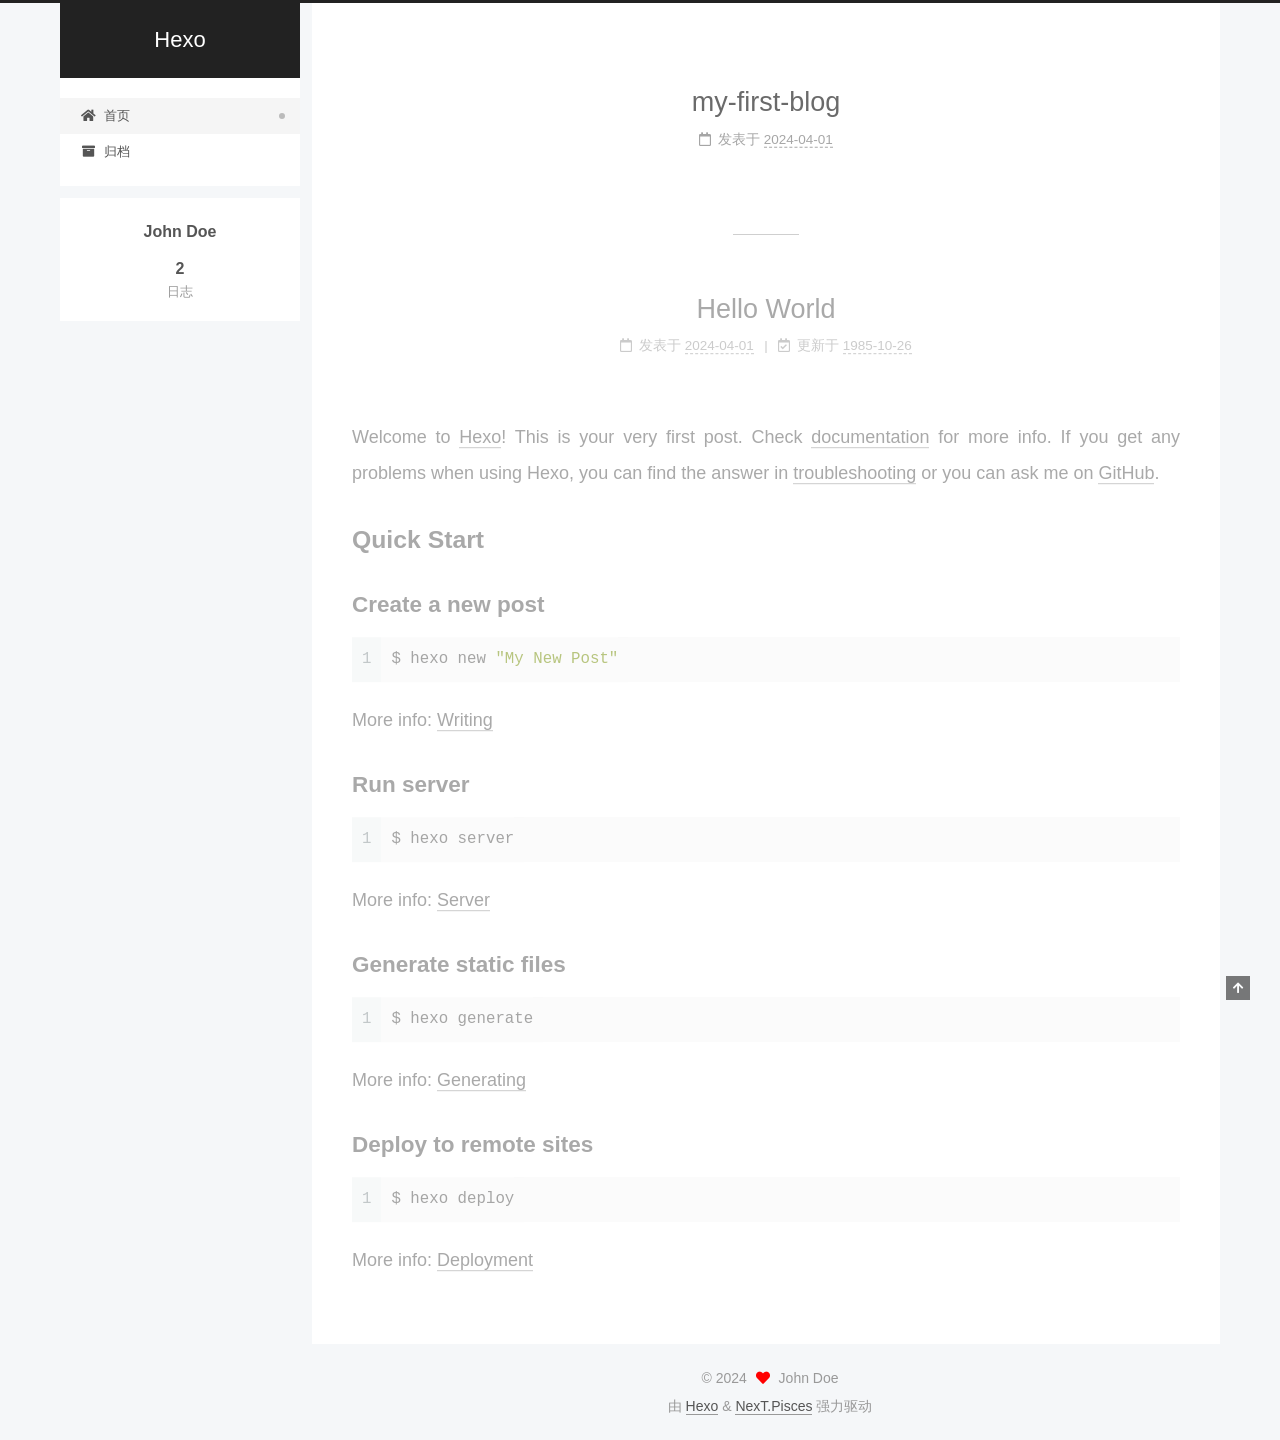
<file: index.html>
<!DOCTYPE html>
<html lang="zh-CN">
<head>
  <meta charset="UTF-8">
<meta name="viewport" content="width=device-width, initial-scale=1, maximum-scale=2">
<meta name="theme-color" content="#222">
<meta name="generator" content="Hexo 6.3.0">
  <link rel="apple-touch-icon" sizes="180x180" href="/images/apple-touch-icon-next.png">
  <link rel="icon" type="image/png" sizes="32x32" href="/images/favicon-32x32-next.png">
  <link rel="icon" type="image/png" sizes="16x16" href="/images/favicon-16x16-next.png">
  <link rel="mask-icon" href="/images/logo.svg" color="#222">

<link rel="stylesheet" href="/css/main.css">


<link rel="stylesheet" href="/lib/font-awesome/css/all.min.css">

<script id="hexo-configurations">
    var NexT = window.NexT || {};
    var CONFIG = {"hostname":"example.com","root":"/","scheme":"Pisces","version":"7.8.0","exturl":false,"sidebar":{"position":"left","display":"post","padding":18,"offset":12,"onmobile":false},"copycode":{"enable":false,"show_result":false,"style":null},"back2top":{"enable":true,"sidebar":false,"scrollpercent":false},"bookmark":{"enable":false,"color":"#222","save":"auto"},"fancybox":false,"mediumzoom":false,"lazyload":false,"pangu":false,"comments":{"style":"tabs","active":null,"storage":true,"lazyload":false,"nav":null},"algolia":{"hits":{"per_page":10},"labels":{"input_placeholder":"Search for Posts","hits_empty":"We didn't find any results for the search: ${query}","hits_stats":"${hits} results found in ${time} ms"}},"localsearch":{"enable":false,"trigger":"auto","top_n_per_article":1,"unescape":false,"preload":false},"motion":{"enable":true,"async":false,"transition":{"post_block":"fadeIn","post_header":"slideDownIn","post_body":"slideDownIn","coll_header":"slideLeftIn","sidebar":"slideUpIn"}}};
  </script>

  <meta property="og:type" content="website">
<meta property="og:title" content="Hexo">
<meta property="og:url" content="http://example.com/index.html">
<meta property="og:site_name" content="Hexo">
<meta property="og:locale" content="zh_CN">
<meta property="article:author" content="John Doe">
<meta name="twitter:card" content="summary">

<link rel="canonical" href="http://example.com/">


<script id="page-configurations">
  // https://hexo.io/docs/variables.html
  CONFIG.page = {
    sidebar: "",
    isHome : true,
    isPost : false,
    lang   : 'zh-CN'
  };
</script>

  <title>Hexo</title>
  






  <noscript>
  <style>
  .use-motion .brand,
  .use-motion .menu-item,
  .sidebar-inner,
  .use-motion .post-block,
  .use-motion .pagination,
  .use-motion .comments,
  .use-motion .post-header,
  .use-motion .post-body,
  .use-motion .collection-header { opacity: initial; }

  .use-motion .site-title,
  .use-motion .site-subtitle {
    opacity: initial;
    top: initial;
  }

  .use-motion .logo-line-before i { left: initial; }
  .use-motion .logo-line-after i { right: initial; }
  </style>
</noscript>

</head>

<body itemscope itemtype="http://schema.org/WebPage">
  <div class="container use-motion">
    <div class="headband"></div>

    <header class="header" itemscope itemtype="http://schema.org/WPHeader">
      <div class="header-inner"><div class="site-brand-container">
  <div class="site-nav-toggle">
    <div class="toggle" aria-label="切换导航栏">
      <span class="toggle-line toggle-line-first"></span>
      <span class="toggle-line toggle-line-middle"></span>
      <span class="toggle-line toggle-line-last"></span>
    </div>
  </div>

  <div class="site-meta">

    <a href="/" class="brand" rel="start">
      <span class="logo-line-before"><i></i></span>
      <h1 class="site-title">Hexo</h1>
      <span class="logo-line-after"><i></i></span>
    </a>
  </div>

  <div class="site-nav-right">
    <div class="toggle popup-trigger">
    </div>
  </div>
</div>




<nav class="site-nav">
  <ul id="menu" class="main-menu menu">
        <li class="menu-item menu-item-home">

    <a href="/" rel="section"><i class="fa fa-home fa-fw"></i>首页</a>

  </li>
        <li class="menu-item menu-item-archives">

    <a href="/archives/" rel="section"><i class="fa fa-archive fa-fw"></i>归档</a>

  </li>
  </ul>
</nav>




</div>
    </header>

    
  <div class="back-to-top">
    <i class="fa fa-arrow-up"></i>
    <span>0%</span>
  </div>


    <main class="main">
      <div class="main-inner">
        <div class="content-wrap">
          

          <div class="content index posts-expand">
            
      
  
  
  <article itemscope itemtype="http://schema.org/Article" class="post-block" lang="zh-CN">
    <link itemprop="mainEntityOfPage" href="http://example.com/2024/04/01/my-first-blog/">

    <span hidden itemprop="author" itemscope itemtype="http://schema.org/Person">
      <meta itemprop="image" content="/images/avatar.gif">
      <meta itemprop="name" content="John Doe">
      <meta itemprop="description" content="">
    </span>

    <span hidden itemprop="publisher" itemscope itemtype="http://schema.org/Organization">
      <meta itemprop="name" content="Hexo">
    </span>
      <header class="post-header">
        <h2 class="post-title" itemprop="name headline">
          
            <a href="/2024/04/01/my-first-blog/" class="post-title-link" itemprop="url">my-first-blog</a>
        </h2>

        <div class="post-meta">
            <span class="post-meta-item">
              <span class="post-meta-item-icon">
                <i class="far fa-calendar"></i>
              </span>
              <span class="post-meta-item-text">发表于</span>

              <time title="创建时间：2024-04-01 22:55:00" itemprop="dateCreated datePublished" datetime="2024-04-01T22:55:00+08:00">2024-04-01</time>
            </span>

          

        </div>
      </header>

    
    
    
    <div class="post-body" itemprop="articleBody">

      
          
      
    </div>

    
    
    
      <footer class="post-footer">
        <div class="post-eof"></div>
      </footer>
  </article>
  
  
  

      
  
  
  <article itemscope itemtype="http://schema.org/Article" class="post-block" lang="zh-CN">
    <link itemprop="mainEntityOfPage" href="http://example.com/2024/04/01/hello-world/">

    <span hidden itemprop="author" itemscope itemtype="http://schema.org/Person">
      <meta itemprop="image" content="/images/avatar.gif">
      <meta itemprop="name" content="John Doe">
      <meta itemprop="description" content="">
    </span>

    <span hidden itemprop="publisher" itemscope itemtype="http://schema.org/Organization">
      <meta itemprop="name" content="Hexo">
    </span>
      <header class="post-header">
        <h2 class="post-title" itemprop="name headline">
          
            <a href="/2024/04/01/hello-world/" class="post-title-link" itemprop="url">Hello World</a>
        </h2>

        <div class="post-meta">
            <span class="post-meta-item">
              <span class="post-meta-item-icon">
                <i class="far fa-calendar"></i>
              </span>
              <span class="post-meta-item-text">发表于</span>

              <time title="创建时间：2024-04-01 22:17:51" itemprop="dateCreated datePublished" datetime="2024-04-01T22:17:51+08:00">2024-04-01</time>
            </span>
              <span class="post-meta-item">
                <span class="post-meta-item-icon">
                  <i class="far fa-calendar-check"></i>
                </span>
                <span class="post-meta-item-text">更新于</span>
                <time title="修改时间：1985-10-26 16:15:00" itemprop="dateModified" datetime="1985-10-26T16:15:00+08:00">1985-10-26</time>
              </span>

          

        </div>
      </header>

    
    
    
    <div class="post-body" itemprop="articleBody">

      
          <p>Welcome to <a target="_blank" rel="noopener" href="https://hexo.io/">Hexo</a>! This is your very first post. Check <a target="_blank" rel="noopener" href="https://hexo.io/docs/">documentation</a> for more info. If you get any problems when using Hexo, you can find the answer in <a target="_blank" rel="noopener" href="https://hexo.io/docs/troubleshooting.html">troubleshooting</a> or you can ask me on <a target="_blank" rel="noopener" href="https://github.com/hexojs/hexo/issues">GitHub</a>.</p>
<h2 id="Quick-Start"><a href="#Quick-Start" class="headerlink" title="Quick Start"></a>Quick Start</h2><h3 id="Create-a-new-post"><a href="#Create-a-new-post" class="headerlink" title="Create a new post"></a>Create a new post</h3><figure class="highlight bash"><table><tr><td class="gutter"><pre><span class="line">1</span><br></pre></td><td class="code"><pre><span class="line">$ hexo new <span class="string">&quot;My New Post&quot;</span></span><br></pre></td></tr></table></figure>

<p>More info: <a target="_blank" rel="noopener" href="https://hexo.io/docs/writing.html">Writing</a></p>
<h3 id="Run-server"><a href="#Run-server" class="headerlink" title="Run server"></a>Run server</h3><figure class="highlight bash"><table><tr><td class="gutter"><pre><span class="line">1</span><br></pre></td><td class="code"><pre><span class="line">$ hexo server</span><br></pre></td></tr></table></figure>

<p>More info: <a target="_blank" rel="noopener" href="https://hexo.io/docs/server.html">Server</a></p>
<h3 id="Generate-static-files"><a href="#Generate-static-files" class="headerlink" title="Generate static files"></a>Generate static files</h3><figure class="highlight bash"><table><tr><td class="gutter"><pre><span class="line">1</span><br></pre></td><td class="code"><pre><span class="line">$ hexo generate</span><br></pre></td></tr></table></figure>

<p>More info: <a target="_blank" rel="noopener" href="https://hexo.io/docs/generating.html">Generating</a></p>
<h3 id="Deploy-to-remote-sites"><a href="#Deploy-to-remote-sites" class="headerlink" title="Deploy to remote sites"></a>Deploy to remote sites</h3><figure class="highlight bash"><table><tr><td class="gutter"><pre><span class="line">1</span><br></pre></td><td class="code"><pre><span class="line">$ hexo deploy</span><br></pre></td></tr></table></figure>

<p>More info: <a target="_blank" rel="noopener" href="https://hexo.io/docs/one-command-deployment.html">Deployment</a></p>

      
    </div>

    
    
    
      <footer class="post-footer">
        <div class="post-eof"></div>
      </footer>
  </article>
  
  
  


  



          </div>
          

<script>
  window.addEventListener('tabs:register', () => {
    let { activeClass } = CONFIG.comments;
    if (CONFIG.comments.storage) {
      activeClass = localStorage.getItem('comments_active') || activeClass;
    }
    if (activeClass) {
      let activeTab = document.querySelector(`a[href="#comment-${activeClass}"]`);
      if (activeTab) {
        activeTab.click();
      }
    }
  });
  if (CONFIG.comments.storage) {
    window.addEventListener('tabs:click', event => {
      if (!event.target.matches('.tabs-comment .tab-content .tab-pane')) return;
      let commentClass = event.target.classList[1];
      localStorage.setItem('comments_active', commentClass);
    });
  }
</script>

        </div>
          
  
  <div class="toggle sidebar-toggle">
    <span class="toggle-line toggle-line-first"></span>
    <span class="toggle-line toggle-line-middle"></span>
    <span class="toggle-line toggle-line-last"></span>
  </div>

  <aside class="sidebar">
    <div class="sidebar-inner">

      <ul class="sidebar-nav motion-element">
        <li class="sidebar-nav-toc">
          文章目录
        </li>
        <li class="sidebar-nav-overview">
          站点概览
        </li>
      </ul>

      <!--noindex-->
      <div class="post-toc-wrap sidebar-panel">
      </div>
      <!--/noindex-->

      <div class="site-overview-wrap sidebar-panel">
        <div class="site-author motion-element" itemprop="author" itemscope itemtype="http://schema.org/Person">
  <p class="site-author-name" itemprop="name">John Doe</p>
  <div class="site-description" itemprop="description"></div>
</div>
<div class="site-state-wrap motion-element">
  <nav class="site-state">
      <div class="site-state-item site-state-posts">
          <a href="/archives/">
        
          <span class="site-state-item-count">2</span>
          <span class="site-state-item-name">日志</span>
        </a>
      </div>
  </nav>
</div>



      </div>

    </div>
  </aside>
  <div id="sidebar-dimmer"></div>


      </div>
    </main>

    <footer class="footer">
      <div class="footer-inner">
        

        

<div class="copyright">
  
  &copy; 
  <span itemprop="copyrightYear">2024</span>
  <span class="with-love">
    <i class="fa fa-heart"></i>
  </span>
  <span class="author" itemprop="copyrightHolder">John Doe</span>
</div>
  <div class="powered-by">由 <a href="https://hexo.io/" class="theme-link" rel="noopener" target="_blank">Hexo</a> & <a href="https://pisces.theme-next.org/" class="theme-link" rel="noopener" target="_blank">NexT.Pisces</a> 强力驱动
  </div>

        








      </div>
    </footer>
  </div>

  
  <script src="/lib/anime.min.js"></script>
  <script src="/lib/velocity/velocity.min.js"></script>
  <script src="/lib/velocity/velocity.ui.min.js"></script>

<script src="/js/utils.js"></script>

<script src="/js/motion.js"></script>


<script src="/js/schemes/pisces.js"></script>


<script src="/js/next-boot.js"></script>




  















  

  

</body>
</html>
</file>
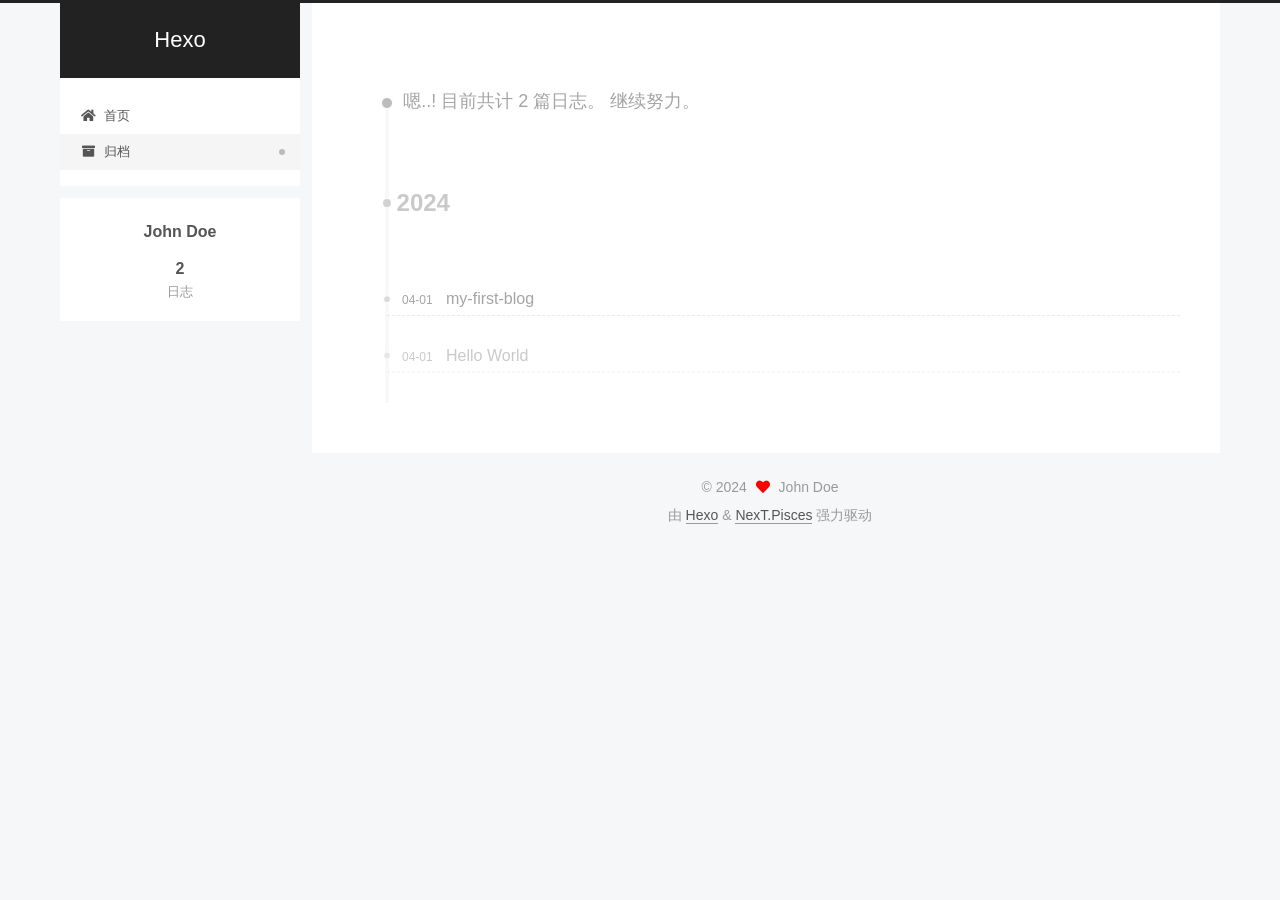
<file: archives/index.html>
<!DOCTYPE html>
<html lang="zh-CN">
<head>
  <meta charset="UTF-8">
<meta name="viewport" content="width=device-width, initial-scale=1, maximum-scale=2">
<meta name="theme-color" content="#222">
<meta name="generator" content="Hexo 6.3.0">
  <link rel="apple-touch-icon" sizes="180x180" href="/images/apple-touch-icon-next.png">
  <link rel="icon" type="image/png" sizes="32x32" href="/images/favicon-32x32-next.png">
  <link rel="icon" type="image/png" sizes="16x16" href="/images/favicon-16x16-next.png">
  <link rel="mask-icon" href="/images/logo.svg" color="#222">

<link rel="stylesheet" href="/css/main.css">


<link rel="stylesheet" href="/lib/font-awesome/css/all.min.css">

<script id="hexo-configurations">
    var NexT = window.NexT || {};
    var CONFIG = {"hostname":"example.com","root":"/","scheme":"Pisces","version":"7.8.0","exturl":false,"sidebar":{"position":"left","display":"post","padding":18,"offset":12,"onmobile":false},"copycode":{"enable":false,"show_result":false,"style":null},"back2top":{"enable":true,"sidebar":false,"scrollpercent":false},"bookmark":{"enable":false,"color":"#222","save":"auto"},"fancybox":false,"mediumzoom":false,"lazyload":false,"pangu":false,"comments":{"style":"tabs","active":null,"storage":true,"lazyload":false,"nav":null},"algolia":{"hits":{"per_page":10},"labels":{"input_placeholder":"Search for Posts","hits_empty":"We didn't find any results for the search: ${query}","hits_stats":"${hits} results found in ${time} ms"}},"localsearch":{"enable":false,"trigger":"auto","top_n_per_article":1,"unescape":false,"preload":false},"motion":{"enable":true,"async":false,"transition":{"post_block":"fadeIn","post_header":"slideDownIn","post_body":"slideDownIn","coll_header":"slideLeftIn","sidebar":"slideUpIn"}}};
  </script>

  <meta property="og:type" content="website">
<meta property="og:title" content="Hexo">
<meta property="og:url" content="http://example.com/archives/index.html">
<meta property="og:site_name" content="Hexo">
<meta property="og:locale" content="zh_CN">
<meta property="article:author" content="John Doe">
<meta name="twitter:card" content="summary">

<link rel="canonical" href="http://example.com/archives/">


<script id="page-configurations">
  // https://hexo.io/docs/variables.html
  CONFIG.page = {
    sidebar: "",
    isHome : false,
    isPost : false,
    lang   : 'zh-CN'
  };
</script>

  <title>归档 | Hexo</title>
  






  <noscript>
  <style>
  .use-motion .brand,
  .use-motion .menu-item,
  .sidebar-inner,
  .use-motion .post-block,
  .use-motion .pagination,
  .use-motion .comments,
  .use-motion .post-header,
  .use-motion .post-body,
  .use-motion .collection-header { opacity: initial; }

  .use-motion .site-title,
  .use-motion .site-subtitle {
    opacity: initial;
    top: initial;
  }

  .use-motion .logo-line-before i { left: initial; }
  .use-motion .logo-line-after i { right: initial; }
  </style>
</noscript>

</head>

<body itemscope itemtype="http://schema.org/WebPage">
  <div class="container use-motion">
    <div class="headband"></div>

    <header class="header" itemscope itemtype="http://schema.org/WPHeader">
      <div class="header-inner"><div class="site-brand-container">
  <div class="site-nav-toggle">
    <div class="toggle" aria-label="切换导航栏">
      <span class="toggle-line toggle-line-first"></span>
      <span class="toggle-line toggle-line-middle"></span>
      <span class="toggle-line toggle-line-last"></span>
    </div>
  </div>

  <div class="site-meta">

    <a href="/" class="brand" rel="start">
      <span class="logo-line-before"><i></i></span>
      <h1 class="site-title">Hexo</h1>
      <span class="logo-line-after"><i></i></span>
    </a>
  </div>

  <div class="site-nav-right">
    <div class="toggle popup-trigger">
    </div>
  </div>
</div>




<nav class="site-nav">
  <ul id="menu" class="main-menu menu">
        <li class="menu-item menu-item-home">

    <a href="/" rel="section"><i class="fa fa-home fa-fw"></i>首页</a>

  </li>
        <li class="menu-item menu-item-archives">

    <a href="/archives/" rel="section"><i class="fa fa-archive fa-fw"></i>归档</a>

  </li>
  </ul>
</nav>




</div>
    </header>

    
  <div class="back-to-top">
    <i class="fa fa-arrow-up"></i>
    <span>0%</span>
  </div>


    <main class="main">
      <div class="main-inner">
        <div class="content-wrap">
          

          <div class="content archive">
            

  
  
  
  <div class="post-block">
    <div class="posts-collapse">
      <div class="collection-title">
        <span class="collection-header">嗯..! 目前共计 2 篇日志。 继续努力。</span>
      </div>

      
    <div class="collection-year">
      <span class="collection-header">2024</span>
    </div>

  <article itemscope itemtype="http://schema.org/Article">
    <header class="post-header">

      <div class="post-meta">
        <time itemprop="dateCreated"
              datetime="2024-04-01T22:55:00+08:00"
              content="2024-04-01">
          04-01
        </time>
      </div>

      <div class="post-title">
          <a class="post-title-link" href="/2024/04/01/my-first-blog/" itemprop="url">
            <span itemprop="name">my-first-blog</span>
          </a>
      </div>

    </header>
  </article>

  <article itemscope itemtype="http://schema.org/Article">
    <header class="post-header">

      <div class="post-meta">
        <time itemprop="dateCreated"
              datetime="2024-04-01T22:17:51+08:00"
              content="2024-04-01">
          04-01
        </time>
      </div>

      <div class="post-title">
          <a class="post-title-link" href="/2024/04/01/hello-world/" itemprop="url">
            <span itemprop="name">Hello World</span>
          </a>
      </div>

    </header>
  </article>


    </div>
  </div>
  
  
  

  



          </div>
          

<script>
  window.addEventListener('tabs:register', () => {
    let { activeClass } = CONFIG.comments;
    if (CONFIG.comments.storage) {
      activeClass = localStorage.getItem('comments_active') || activeClass;
    }
    if (activeClass) {
      let activeTab = document.querySelector(`a[href="#comment-${activeClass}"]`);
      if (activeTab) {
        activeTab.click();
      }
    }
  });
  if (CONFIG.comments.storage) {
    window.addEventListener('tabs:click', event => {
      if (!event.target.matches('.tabs-comment .tab-content .tab-pane')) return;
      let commentClass = event.target.classList[1];
      localStorage.setItem('comments_active', commentClass);
    });
  }
</script>

        </div>
          
  
  <div class="toggle sidebar-toggle">
    <span class="toggle-line toggle-line-first"></span>
    <span class="toggle-line toggle-line-middle"></span>
    <span class="toggle-line toggle-line-last"></span>
  </div>

  <aside class="sidebar">
    <div class="sidebar-inner">

      <ul class="sidebar-nav motion-element">
        <li class="sidebar-nav-toc">
          文章目录
        </li>
        <li class="sidebar-nav-overview">
          站点概览
        </li>
      </ul>

      <!--noindex-->
      <div class="post-toc-wrap sidebar-panel">
      </div>
      <!--/noindex-->

      <div class="site-overview-wrap sidebar-panel">
        <div class="site-author motion-element" itemprop="author" itemscope itemtype="http://schema.org/Person">
  <p class="site-author-name" itemprop="name">John Doe</p>
  <div class="site-description" itemprop="description"></div>
</div>
<div class="site-state-wrap motion-element">
  <nav class="site-state">
      <div class="site-state-item site-state-posts">
          <a href="/archives/">
        
          <span class="site-state-item-count">2</span>
          <span class="site-state-item-name">日志</span>
        </a>
      </div>
  </nav>
</div>



      </div>

    </div>
  </aside>
  <div id="sidebar-dimmer"></div>


      </div>
    </main>

    <footer class="footer">
      <div class="footer-inner">
        

        

<div class="copyright">
  
  &copy; 
  <span itemprop="copyrightYear">2024</span>
  <span class="with-love">
    <i class="fa fa-heart"></i>
  </span>
  <span class="author" itemprop="copyrightHolder">John Doe</span>
</div>
  <div class="powered-by">由 <a href="https://hexo.io/" class="theme-link" rel="noopener" target="_blank">Hexo</a> & <a href="https://pisces.theme-next.org/" class="theme-link" rel="noopener" target="_blank">NexT.Pisces</a> 强力驱动
  </div>

        








      </div>
    </footer>
  </div>

  
  <script src="/lib/anime.min.js"></script>
  <script src="/lib/velocity/velocity.min.js"></script>
  <script src="/lib/velocity/velocity.ui.min.js"></script>

<script src="/js/utils.js"></script>

<script src="/js/motion.js"></script>


<script src="/js/schemes/pisces.js"></script>


<script src="/js/next-boot.js"></script>




  















  

  

</body>
</html>
</file>
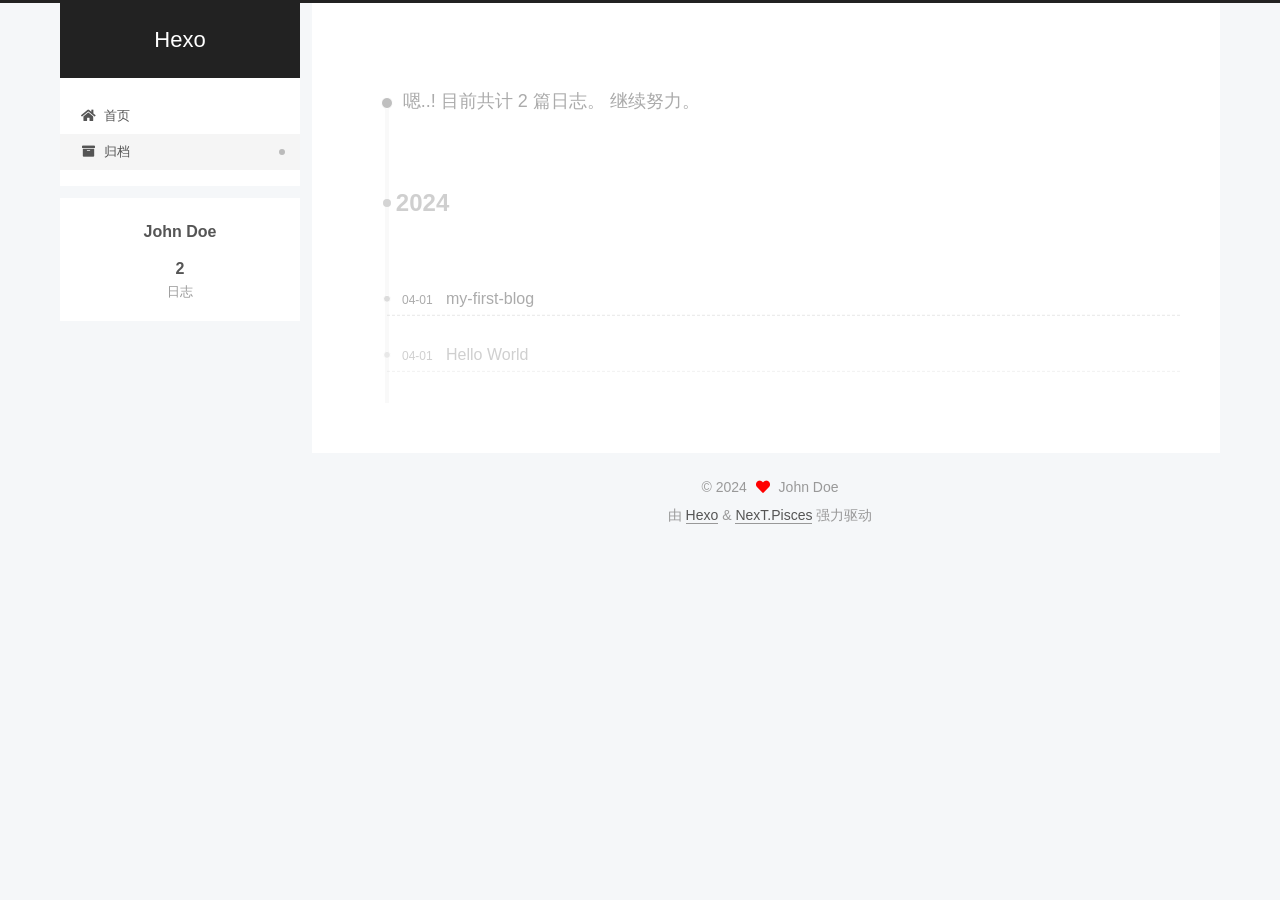
<file: archives/2024/index.html>
<!DOCTYPE html>
<html lang="zh-CN">
<head>
  <meta charset="UTF-8">
<meta name="viewport" content="width=device-width, initial-scale=1, maximum-scale=2">
<meta name="theme-color" content="#222">
<meta name="generator" content="Hexo 6.3.0">
  <link rel="apple-touch-icon" sizes="180x180" href="/images/apple-touch-icon-next.png">
  <link rel="icon" type="image/png" sizes="32x32" href="/images/favicon-32x32-next.png">
  <link rel="icon" type="image/png" sizes="16x16" href="/images/favicon-16x16-next.png">
  <link rel="mask-icon" href="/images/logo.svg" color="#222">

<link rel="stylesheet" href="/css/main.css">


<link rel="stylesheet" href="/lib/font-awesome/css/all.min.css">

<script id="hexo-configurations">
    var NexT = window.NexT || {};
    var CONFIG = {"hostname":"example.com","root":"/","scheme":"Pisces","version":"7.8.0","exturl":false,"sidebar":{"position":"left","display":"post","padding":18,"offset":12,"onmobile":false},"copycode":{"enable":false,"show_result":false,"style":null},"back2top":{"enable":true,"sidebar":false,"scrollpercent":false},"bookmark":{"enable":false,"color":"#222","save":"auto"},"fancybox":false,"mediumzoom":false,"lazyload":false,"pangu":false,"comments":{"style":"tabs","active":null,"storage":true,"lazyload":false,"nav":null},"algolia":{"hits":{"per_page":10},"labels":{"input_placeholder":"Search for Posts","hits_empty":"We didn't find any results for the search: ${query}","hits_stats":"${hits} results found in ${time} ms"}},"localsearch":{"enable":false,"trigger":"auto","top_n_per_article":1,"unescape":false,"preload":false},"motion":{"enable":true,"async":false,"transition":{"post_block":"fadeIn","post_header":"slideDownIn","post_body":"slideDownIn","coll_header":"slideLeftIn","sidebar":"slideUpIn"}}};
  </script>

  <meta property="og:type" content="website">
<meta property="og:title" content="Hexo">
<meta property="og:url" content="http://example.com/archives/2024/index.html">
<meta property="og:site_name" content="Hexo">
<meta property="og:locale" content="zh_CN">
<meta property="article:author" content="John Doe">
<meta name="twitter:card" content="summary">

<link rel="canonical" href="http://example.com/archives/2024/">


<script id="page-configurations">
  // https://hexo.io/docs/variables.html
  CONFIG.page = {
    sidebar: "",
    isHome : false,
    isPost : false,
    lang   : 'zh-CN'
  };
</script>

  <title>归档 | Hexo</title>
  






  <noscript>
  <style>
  .use-motion .brand,
  .use-motion .menu-item,
  .sidebar-inner,
  .use-motion .post-block,
  .use-motion .pagination,
  .use-motion .comments,
  .use-motion .post-header,
  .use-motion .post-body,
  .use-motion .collection-header { opacity: initial; }

  .use-motion .site-title,
  .use-motion .site-subtitle {
    opacity: initial;
    top: initial;
  }

  .use-motion .logo-line-before i { left: initial; }
  .use-motion .logo-line-after i { right: initial; }
  </style>
</noscript>

</head>

<body itemscope itemtype="http://schema.org/WebPage">
  <div class="container use-motion">
    <div class="headband"></div>

    <header class="header" itemscope itemtype="http://schema.org/WPHeader">
      <div class="header-inner"><div class="site-brand-container">
  <div class="site-nav-toggle">
    <div class="toggle" aria-label="切换导航栏">
      <span class="toggle-line toggle-line-first"></span>
      <span class="toggle-line toggle-line-middle"></span>
      <span class="toggle-line toggle-line-last"></span>
    </div>
  </div>

  <div class="site-meta">

    <a href="/" class="brand" rel="start">
      <span class="logo-line-before"><i></i></span>
      <h1 class="site-title">Hexo</h1>
      <span class="logo-line-after"><i></i></span>
    </a>
  </div>

  <div class="site-nav-right">
    <div class="toggle popup-trigger">
    </div>
  </div>
</div>




<nav class="site-nav">
  <ul id="menu" class="main-menu menu">
        <li class="menu-item menu-item-home">

    <a href="/" rel="section"><i class="fa fa-home fa-fw"></i>首页</a>

  </li>
        <li class="menu-item menu-item-archives">

    <a href="/archives/" rel="section"><i class="fa fa-archive fa-fw"></i>归档</a>

  </li>
  </ul>
</nav>




</div>
    </header>

    
  <div class="back-to-top">
    <i class="fa fa-arrow-up"></i>
    <span>0%</span>
  </div>


    <main class="main">
      <div class="main-inner">
        <div class="content-wrap">
          

          <div class="content archive">
            

  
  
  
  <div class="post-block">
    <div class="posts-collapse">
      <div class="collection-title">
        <span class="collection-header">嗯..! 目前共计 2 篇日志。 继续努力。</span>
      </div>

      
    <div class="collection-year">
      <span class="collection-header">2024</span>
    </div>

  <article itemscope itemtype="http://schema.org/Article">
    <header class="post-header">

      <div class="post-meta">
        <time itemprop="dateCreated"
              datetime="2024-04-01T22:55:00+08:00"
              content="2024-04-01">
          04-01
        </time>
      </div>

      <div class="post-title">
          <a class="post-title-link" href="/2024/04/01/my-first-blog/" itemprop="url">
            <span itemprop="name">my-first-blog</span>
          </a>
      </div>

    </header>
  </article>

  <article itemscope itemtype="http://schema.org/Article">
    <header class="post-header">

      <div class="post-meta">
        <time itemprop="dateCreated"
              datetime="2024-04-01T22:17:51+08:00"
              content="2024-04-01">
          04-01
        </time>
      </div>

      <div class="post-title">
          <a class="post-title-link" href="/2024/04/01/hello-world/" itemprop="url">
            <span itemprop="name">Hello World</span>
          </a>
      </div>

    </header>
  </article>


    </div>
  </div>
  
  
  

  



          </div>
          

<script>
  window.addEventListener('tabs:register', () => {
    let { activeClass } = CONFIG.comments;
    if (CONFIG.comments.storage) {
      activeClass = localStorage.getItem('comments_active') || activeClass;
    }
    if (activeClass) {
      let activeTab = document.querySelector(`a[href="#comment-${activeClass}"]`);
      if (activeTab) {
        activeTab.click();
      }
    }
  });
  if (CONFIG.comments.storage) {
    window.addEventListener('tabs:click', event => {
      if (!event.target.matches('.tabs-comment .tab-content .tab-pane')) return;
      let commentClass = event.target.classList[1];
      localStorage.setItem('comments_active', commentClass);
    });
  }
</script>

        </div>
          
  
  <div class="toggle sidebar-toggle">
    <span class="toggle-line toggle-line-first"></span>
    <span class="toggle-line toggle-line-middle"></span>
    <span class="toggle-line toggle-line-last"></span>
  </div>

  <aside class="sidebar">
    <div class="sidebar-inner">

      <ul class="sidebar-nav motion-element">
        <li class="sidebar-nav-toc">
          文章目录
        </li>
        <li class="sidebar-nav-overview">
          站点概览
        </li>
      </ul>

      <!--noindex-->
      <div class="post-toc-wrap sidebar-panel">
      </div>
      <!--/noindex-->

      <div class="site-overview-wrap sidebar-panel">
        <div class="site-author motion-element" itemprop="author" itemscope itemtype="http://schema.org/Person">
  <p class="site-author-name" itemprop="name">John Doe</p>
  <div class="site-description" itemprop="description"></div>
</div>
<div class="site-state-wrap motion-element">
  <nav class="site-state">
      <div class="site-state-item site-state-posts">
          <a href="/archives/">
        
          <span class="site-state-item-count">2</span>
          <span class="site-state-item-name">日志</span>
        </a>
      </div>
  </nav>
</div>



      </div>

    </div>
  </aside>
  <div id="sidebar-dimmer"></div>


      </div>
    </main>

    <footer class="footer">
      <div class="footer-inner">
        

        

<div class="copyright">
  
  &copy; 
  <span itemprop="copyrightYear">2024</span>
  <span class="with-love">
    <i class="fa fa-heart"></i>
  </span>
  <span class="author" itemprop="copyrightHolder">John Doe</span>
</div>
  <div class="powered-by">由 <a href="https://hexo.io/" class="theme-link" rel="noopener" target="_blank">Hexo</a> & <a href="https://pisces.theme-next.org/" class="theme-link" rel="noopener" target="_blank">NexT.Pisces</a> 强力驱动
  </div>

        








      </div>
    </footer>
  </div>

  
  <script src="/lib/anime.min.js"></script>
  <script src="/lib/velocity/velocity.min.js"></script>
  <script src="/lib/velocity/velocity.ui.min.js"></script>

<script src="/js/utils.js"></script>

<script src="/js/motion.js"></script>


<script src="/js/schemes/pisces.js"></script>


<script src="/js/next-boot.js"></script>




  















  

  

</body>
</html>
</file>
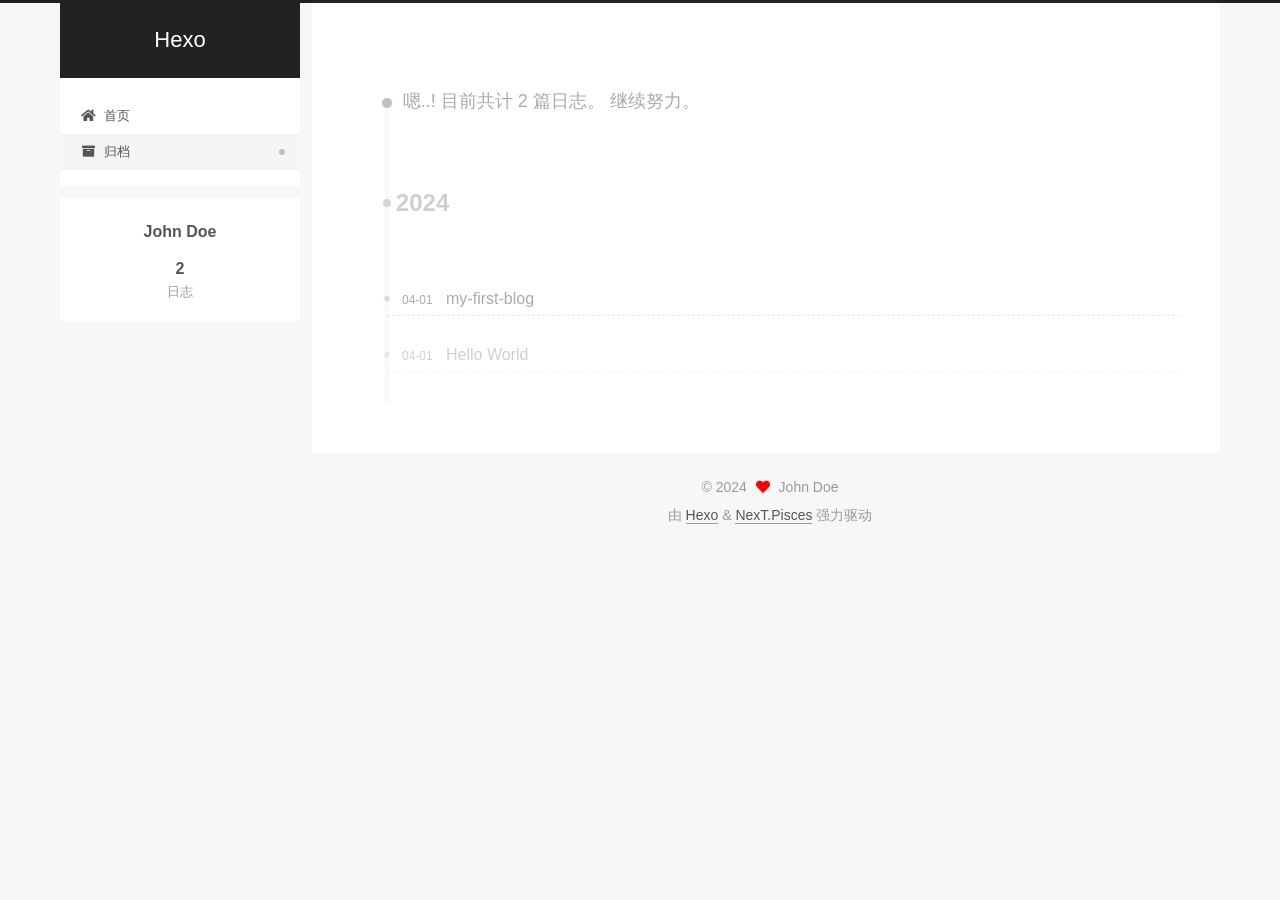
<file: archives/2024/04/index.html>
<!DOCTYPE html>
<html lang="zh-CN">
<head>
  <meta charset="UTF-8">
<meta name="viewport" content="width=device-width, initial-scale=1, maximum-scale=2">
<meta name="theme-color" content="#222">
<meta name="generator" content="Hexo 6.3.0">
  <link rel="apple-touch-icon" sizes="180x180" href="/images/apple-touch-icon-next.png">
  <link rel="icon" type="image/png" sizes="32x32" href="/images/favicon-32x32-next.png">
  <link rel="icon" type="image/png" sizes="16x16" href="/images/favicon-16x16-next.png">
  <link rel="mask-icon" href="/images/logo.svg" color="#222">

<link rel="stylesheet" href="/css/main.css">


<link rel="stylesheet" href="/lib/font-awesome/css/all.min.css">

<script id="hexo-configurations">
    var NexT = window.NexT || {};
    var CONFIG = {"hostname":"example.com","root":"/","scheme":"Pisces","version":"7.8.0","exturl":false,"sidebar":{"position":"left","display":"post","padding":18,"offset":12,"onmobile":false},"copycode":{"enable":false,"show_result":false,"style":null},"back2top":{"enable":true,"sidebar":false,"scrollpercent":false},"bookmark":{"enable":false,"color":"#222","save":"auto"},"fancybox":false,"mediumzoom":false,"lazyload":false,"pangu":false,"comments":{"style":"tabs","active":null,"storage":true,"lazyload":false,"nav":null},"algolia":{"hits":{"per_page":10},"labels":{"input_placeholder":"Search for Posts","hits_empty":"We didn't find any results for the search: ${query}","hits_stats":"${hits} results found in ${time} ms"}},"localsearch":{"enable":false,"trigger":"auto","top_n_per_article":1,"unescape":false,"preload":false},"motion":{"enable":true,"async":false,"transition":{"post_block":"fadeIn","post_header":"slideDownIn","post_body":"slideDownIn","coll_header":"slideLeftIn","sidebar":"slideUpIn"}}};
  </script>

  <meta property="og:type" content="website">
<meta property="og:title" content="Hexo">
<meta property="og:url" content="http://example.com/archives/2024/04/index.html">
<meta property="og:site_name" content="Hexo">
<meta property="og:locale" content="zh_CN">
<meta property="article:author" content="John Doe">
<meta name="twitter:card" content="summary">

<link rel="canonical" href="http://example.com/archives/2024/04/">


<script id="page-configurations">
  // https://hexo.io/docs/variables.html
  CONFIG.page = {
    sidebar: "",
    isHome : false,
    isPost : false,
    lang   : 'zh-CN'
  };
</script>

  <title>归档 | Hexo</title>
  






  <noscript>
  <style>
  .use-motion .brand,
  .use-motion .menu-item,
  .sidebar-inner,
  .use-motion .post-block,
  .use-motion .pagination,
  .use-motion .comments,
  .use-motion .post-header,
  .use-motion .post-body,
  .use-motion .collection-header { opacity: initial; }

  .use-motion .site-title,
  .use-motion .site-subtitle {
    opacity: initial;
    top: initial;
  }

  .use-motion .logo-line-before i { left: initial; }
  .use-motion .logo-line-after i { right: initial; }
  </style>
</noscript>

</head>

<body itemscope itemtype="http://schema.org/WebPage">
  <div class="container use-motion">
    <div class="headband"></div>

    <header class="header" itemscope itemtype="http://schema.org/WPHeader">
      <div class="header-inner"><div class="site-brand-container">
  <div class="site-nav-toggle">
    <div class="toggle" aria-label="切换导航栏">
      <span class="toggle-line toggle-line-first"></span>
      <span class="toggle-line toggle-line-middle"></span>
      <span class="toggle-line toggle-line-last"></span>
    </div>
  </div>

  <div class="site-meta">

    <a href="/" class="brand" rel="start">
      <span class="logo-line-before"><i></i></span>
      <h1 class="site-title">Hexo</h1>
      <span class="logo-line-after"><i></i></span>
    </a>
  </div>

  <div class="site-nav-right">
    <div class="toggle popup-trigger">
    </div>
  </div>
</div>




<nav class="site-nav">
  <ul id="menu" class="main-menu menu">
        <li class="menu-item menu-item-home">

    <a href="/" rel="section"><i class="fa fa-home fa-fw"></i>首页</a>

  </li>
        <li class="menu-item menu-item-archives">

    <a href="/archives/" rel="section"><i class="fa fa-archive fa-fw"></i>归档</a>

  </li>
  </ul>
</nav>




</div>
    </header>

    
  <div class="back-to-top">
    <i class="fa fa-arrow-up"></i>
    <span>0%</span>
  </div>


    <main class="main">
      <div class="main-inner">
        <div class="content-wrap">
          

          <div class="content archive">
            

  
  
  
  <div class="post-block">
    <div class="posts-collapse">
      <div class="collection-title">
        <span class="collection-header">嗯..! 目前共计 2 篇日志。 继续努力。</span>
      </div>

      
    <div class="collection-year">
      <span class="collection-header">2024</span>
    </div>

  <article itemscope itemtype="http://schema.org/Article">
    <header class="post-header">

      <div class="post-meta">
        <time itemprop="dateCreated"
              datetime="2024-04-01T22:55:00+08:00"
              content="2024-04-01">
          04-01
        </time>
      </div>

      <div class="post-title">
          <a class="post-title-link" href="/2024/04/01/my-first-blog/" itemprop="url">
            <span itemprop="name">my-first-blog</span>
          </a>
      </div>

    </header>
  </article>

  <article itemscope itemtype="http://schema.org/Article">
    <header class="post-header">

      <div class="post-meta">
        <time itemprop="dateCreated"
              datetime="2024-04-01T22:17:51+08:00"
              content="2024-04-01">
          04-01
        </time>
      </div>

      <div class="post-title">
          <a class="post-title-link" href="/2024/04/01/hello-world/" itemprop="url">
            <span itemprop="name">Hello World</span>
          </a>
      </div>

    </header>
  </article>


    </div>
  </div>
  
  
  

  



          </div>
          

<script>
  window.addEventListener('tabs:register', () => {
    let { activeClass } = CONFIG.comments;
    if (CONFIG.comments.storage) {
      activeClass = localStorage.getItem('comments_active') || activeClass;
    }
    if (activeClass) {
      let activeTab = document.querySelector(`a[href="#comment-${activeClass}"]`);
      if (activeTab) {
        activeTab.click();
      }
    }
  });
  if (CONFIG.comments.storage) {
    window.addEventListener('tabs:click', event => {
      if (!event.target.matches('.tabs-comment .tab-content .tab-pane')) return;
      let commentClass = event.target.classList[1];
      localStorage.setItem('comments_active', commentClass);
    });
  }
</script>

        </div>
          
  
  <div class="toggle sidebar-toggle">
    <span class="toggle-line toggle-line-first"></span>
    <span class="toggle-line toggle-line-middle"></span>
    <span class="toggle-line toggle-line-last"></span>
  </div>

  <aside class="sidebar">
    <div class="sidebar-inner">

      <ul class="sidebar-nav motion-element">
        <li class="sidebar-nav-toc">
          文章目录
        </li>
        <li class="sidebar-nav-overview">
          站点概览
        </li>
      </ul>

      <!--noindex-->
      <div class="post-toc-wrap sidebar-panel">
      </div>
      <!--/noindex-->

      <div class="site-overview-wrap sidebar-panel">
        <div class="site-author motion-element" itemprop="author" itemscope itemtype="http://schema.org/Person">
  <p class="site-author-name" itemprop="name">John Doe</p>
  <div class="site-description" itemprop="description"></div>
</div>
<div class="site-state-wrap motion-element">
  <nav class="site-state">
      <div class="site-state-item site-state-posts">
          <a href="/archives/">
        
          <span class="site-state-item-count">2</span>
          <span class="site-state-item-name">日志</span>
        </a>
      </div>
  </nav>
</div>



      </div>

    </div>
  </aside>
  <div id="sidebar-dimmer"></div>


      </div>
    </main>

    <footer class="footer">
      <div class="footer-inner">
        

        

<div class="copyright">
  
  &copy; 
  <span itemprop="copyrightYear">2024</span>
  <span class="with-love">
    <i class="fa fa-heart"></i>
  </span>
  <span class="author" itemprop="copyrightHolder">John Doe</span>
</div>
  <div class="powered-by">由 <a href="https://hexo.io/" class="theme-link" rel="noopener" target="_blank">Hexo</a> & <a href="https://pisces.theme-next.org/" class="theme-link" rel="noopener" target="_blank">NexT.Pisces</a> 强力驱动
  </div>

        








      </div>
    </footer>
  </div>

  
  <script src="/lib/anime.min.js"></script>
  <script src="/lib/velocity/velocity.min.js"></script>
  <script src="/lib/velocity/velocity.ui.min.js"></script>

<script src="/js/utils.js"></script>

<script src="/js/motion.js"></script>


<script src="/js/schemes/pisces.js"></script>


<script src="/js/next-boot.js"></script>




  















  

  

</body>
</html>
</file>
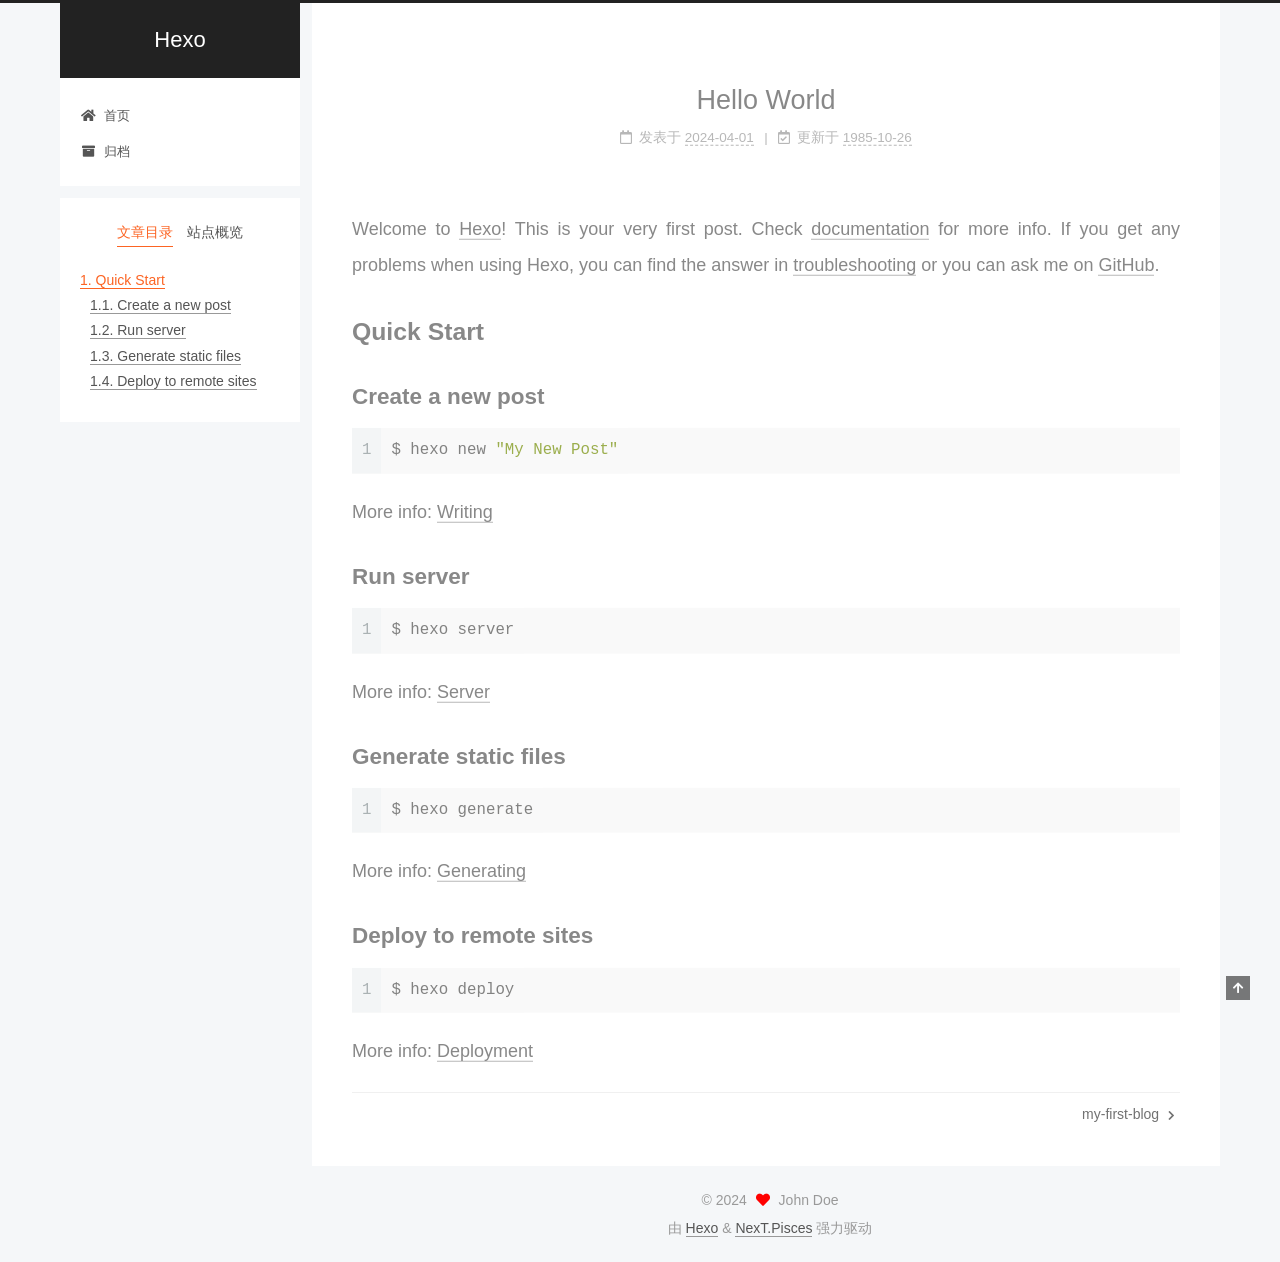
<file: 2024/04/01/hello-world/index.html>
<!DOCTYPE html>
<html lang="zh-CN">
<head>
  <meta charset="UTF-8">
<meta name="viewport" content="width=device-width, initial-scale=1, maximum-scale=2">
<meta name="theme-color" content="#222">
<meta name="generator" content="Hexo 6.3.0">
  <link rel="apple-touch-icon" sizes="180x180" href="/images/apple-touch-icon-next.png">
  <link rel="icon" type="image/png" sizes="32x32" href="/images/favicon-32x32-next.png">
  <link rel="icon" type="image/png" sizes="16x16" href="/images/favicon-16x16-next.png">
  <link rel="mask-icon" href="/images/logo.svg" color="#222">

<link rel="stylesheet" href="/css/main.css">


<link rel="stylesheet" href="/lib/font-awesome/css/all.min.css">

<script id="hexo-configurations">
    var NexT = window.NexT || {};
    var CONFIG = {"hostname":"example.com","root":"/","scheme":"Pisces","version":"7.8.0","exturl":false,"sidebar":{"position":"left","display":"post","padding":18,"offset":12,"onmobile":false},"copycode":{"enable":false,"show_result":false,"style":null},"back2top":{"enable":true,"sidebar":false,"scrollpercent":false},"bookmark":{"enable":false,"color":"#222","save":"auto"},"fancybox":false,"mediumzoom":false,"lazyload":false,"pangu":false,"comments":{"style":"tabs","active":null,"storage":true,"lazyload":false,"nav":null},"algolia":{"hits":{"per_page":10},"labels":{"input_placeholder":"Search for Posts","hits_empty":"We didn't find any results for the search: ${query}","hits_stats":"${hits} results found in ${time} ms"}},"localsearch":{"enable":false,"trigger":"auto","top_n_per_article":1,"unescape":false,"preload":false},"motion":{"enable":true,"async":false,"transition":{"post_block":"fadeIn","post_header":"slideDownIn","post_body":"slideDownIn","coll_header":"slideLeftIn","sidebar":"slideUpIn"}}};
  </script>

  <meta name="description" content="Welcome to Hexo! This is your very first post. Check documentation for more info. If you get any problems when using Hexo, you can find the answer in troubleshooting or you can ask me on GitHub. Quick">
<meta property="og:type" content="article">
<meta property="og:title" content="Hello World">
<meta property="og:url" content="http://example.com/2024/04/01/hello-world/index.html">
<meta property="og:site_name" content="Hexo">
<meta property="og:description" content="Welcome to Hexo! This is your very first post. Check documentation for more info. If you get any problems when using Hexo, you can find the answer in troubleshooting or you can ask me on GitHub. Quick">
<meta property="og:locale" content="zh_CN">
<meta property="article:published_time" content="2024-04-01T14:17:51.876Z">
<meta property="article:modified_time" content="1985-10-26T08:15:00.000Z">
<meta property="article:author" content="John Doe">
<meta name="twitter:card" content="summary">

<link rel="canonical" href="http://example.com/2024/04/01/hello-world/">


<script id="page-configurations">
  // https://hexo.io/docs/variables.html
  CONFIG.page = {
    sidebar: "",
    isHome : false,
    isPost : true,
    lang   : 'zh-CN'
  };
</script>

  <title>Hello World | Hexo</title>
  






  <noscript>
  <style>
  .use-motion .brand,
  .use-motion .menu-item,
  .sidebar-inner,
  .use-motion .post-block,
  .use-motion .pagination,
  .use-motion .comments,
  .use-motion .post-header,
  .use-motion .post-body,
  .use-motion .collection-header { opacity: initial; }

  .use-motion .site-title,
  .use-motion .site-subtitle {
    opacity: initial;
    top: initial;
  }

  .use-motion .logo-line-before i { left: initial; }
  .use-motion .logo-line-after i { right: initial; }
  </style>
</noscript>

</head>

<body itemscope itemtype="http://schema.org/WebPage">
  <div class="container use-motion">
    <div class="headband"></div>

    <header class="header" itemscope itemtype="http://schema.org/WPHeader">
      <div class="header-inner"><div class="site-brand-container">
  <div class="site-nav-toggle">
    <div class="toggle" aria-label="切换导航栏">
      <span class="toggle-line toggle-line-first"></span>
      <span class="toggle-line toggle-line-middle"></span>
      <span class="toggle-line toggle-line-last"></span>
    </div>
  </div>

  <div class="site-meta">

    <a href="/" class="brand" rel="start">
      <span class="logo-line-before"><i></i></span>
      <h1 class="site-title">Hexo</h1>
      <span class="logo-line-after"><i></i></span>
    </a>
  </div>

  <div class="site-nav-right">
    <div class="toggle popup-trigger">
    </div>
  </div>
</div>




<nav class="site-nav">
  <ul id="menu" class="main-menu menu">
        <li class="menu-item menu-item-home">

    <a href="/" rel="section"><i class="fa fa-home fa-fw"></i>首页</a>

  </li>
        <li class="menu-item menu-item-archives">

    <a href="/archives/" rel="section"><i class="fa fa-archive fa-fw"></i>归档</a>

  </li>
  </ul>
</nav>




</div>
    </header>

    
  <div class="back-to-top">
    <i class="fa fa-arrow-up"></i>
    <span>0%</span>
  </div>


    <main class="main">
      <div class="main-inner">
        <div class="content-wrap">
          

          <div class="content post posts-expand">
            

    
  
  
  <article itemscope itemtype="http://schema.org/Article" class="post-block" lang="zh-CN">
    <link itemprop="mainEntityOfPage" href="http://example.com/2024/04/01/hello-world/">

    <span hidden itemprop="author" itemscope itemtype="http://schema.org/Person">
      <meta itemprop="image" content="/images/avatar.gif">
      <meta itemprop="name" content="John Doe">
      <meta itemprop="description" content="">
    </span>

    <span hidden itemprop="publisher" itemscope itemtype="http://schema.org/Organization">
      <meta itemprop="name" content="Hexo">
    </span>
      <header class="post-header">
        <h1 class="post-title" itemprop="name headline">
          Hello World
        </h1>

        <div class="post-meta">
            <span class="post-meta-item">
              <span class="post-meta-item-icon">
                <i class="far fa-calendar"></i>
              </span>
              <span class="post-meta-item-text">发表于</span>

              <time title="创建时间：2024-04-01 22:17:51" itemprop="dateCreated datePublished" datetime="2024-04-01T22:17:51+08:00">2024-04-01</time>
            </span>
              <span class="post-meta-item">
                <span class="post-meta-item-icon">
                  <i class="far fa-calendar-check"></i>
                </span>
                <span class="post-meta-item-text">更新于</span>
                <time title="修改时间：1985-10-26 16:15:00" itemprop="dateModified" datetime="1985-10-26T16:15:00+08:00">1985-10-26</time>
              </span>

          

        </div>
      </header>

    
    
    
    <div class="post-body" itemprop="articleBody">

      
        <p>Welcome to <a target="_blank" rel="noopener" href="https://hexo.io/">Hexo</a>! This is your very first post. Check <a target="_blank" rel="noopener" href="https://hexo.io/docs/">documentation</a> for more info. If you get any problems when using Hexo, you can find the answer in <a target="_blank" rel="noopener" href="https://hexo.io/docs/troubleshooting.html">troubleshooting</a> or you can ask me on <a target="_blank" rel="noopener" href="https://github.com/hexojs/hexo/issues">GitHub</a>.</p>
<h2 id="Quick-Start"><a href="#Quick-Start" class="headerlink" title="Quick Start"></a>Quick Start</h2><h3 id="Create-a-new-post"><a href="#Create-a-new-post" class="headerlink" title="Create a new post"></a>Create a new post</h3><figure class="highlight bash"><table><tr><td class="gutter"><pre><span class="line">1</span><br></pre></td><td class="code"><pre><span class="line">$ hexo new <span class="string">&quot;My New Post&quot;</span></span><br></pre></td></tr></table></figure>

<p>More info: <a target="_blank" rel="noopener" href="https://hexo.io/docs/writing.html">Writing</a></p>
<h3 id="Run-server"><a href="#Run-server" class="headerlink" title="Run server"></a>Run server</h3><figure class="highlight bash"><table><tr><td class="gutter"><pre><span class="line">1</span><br></pre></td><td class="code"><pre><span class="line">$ hexo server</span><br></pre></td></tr></table></figure>

<p>More info: <a target="_blank" rel="noopener" href="https://hexo.io/docs/server.html">Server</a></p>
<h3 id="Generate-static-files"><a href="#Generate-static-files" class="headerlink" title="Generate static files"></a>Generate static files</h3><figure class="highlight bash"><table><tr><td class="gutter"><pre><span class="line">1</span><br></pre></td><td class="code"><pre><span class="line">$ hexo generate</span><br></pre></td></tr></table></figure>

<p>More info: <a target="_blank" rel="noopener" href="https://hexo.io/docs/generating.html">Generating</a></p>
<h3 id="Deploy-to-remote-sites"><a href="#Deploy-to-remote-sites" class="headerlink" title="Deploy to remote sites"></a>Deploy to remote sites</h3><figure class="highlight bash"><table><tr><td class="gutter"><pre><span class="line">1</span><br></pre></td><td class="code"><pre><span class="line">$ hexo deploy</span><br></pre></td></tr></table></figure>

<p>More info: <a target="_blank" rel="noopener" href="https://hexo.io/docs/one-command-deployment.html">Deployment</a></p>

    </div>

    
    
    

      <footer class="post-footer">

        


        
    <div class="post-nav">
      <div class="post-nav-item"></div>
      <div class="post-nav-item">
    <a href="/2024/04/01/my-first-blog/" rel="next" title="my-first-blog">
      my-first-blog <i class="fa fa-chevron-right"></i>
    </a></div>
    </div>
      </footer>
    
  </article>
  
  
  



          </div>
          

<script>
  window.addEventListener('tabs:register', () => {
    let { activeClass } = CONFIG.comments;
    if (CONFIG.comments.storage) {
      activeClass = localStorage.getItem('comments_active') || activeClass;
    }
    if (activeClass) {
      let activeTab = document.querySelector(`a[href="#comment-${activeClass}"]`);
      if (activeTab) {
        activeTab.click();
      }
    }
  });
  if (CONFIG.comments.storage) {
    window.addEventListener('tabs:click', event => {
      if (!event.target.matches('.tabs-comment .tab-content .tab-pane')) return;
      let commentClass = event.target.classList[1];
      localStorage.setItem('comments_active', commentClass);
    });
  }
</script>

        </div>
          
  
  <div class="toggle sidebar-toggle">
    <span class="toggle-line toggle-line-first"></span>
    <span class="toggle-line toggle-line-middle"></span>
    <span class="toggle-line toggle-line-last"></span>
  </div>

  <aside class="sidebar">
    <div class="sidebar-inner">

      <ul class="sidebar-nav motion-element">
        <li class="sidebar-nav-toc">
          文章目录
        </li>
        <li class="sidebar-nav-overview">
          站点概览
        </li>
      </ul>

      <!--noindex-->
      <div class="post-toc-wrap sidebar-panel">
          <div class="post-toc motion-element"><ol class="nav"><li class="nav-item nav-level-2"><a class="nav-link" href="#Quick-Start"><span class="nav-number">1.</span> <span class="nav-text">Quick Start</span></a><ol class="nav-child"><li class="nav-item nav-level-3"><a class="nav-link" href="#Create-a-new-post"><span class="nav-number">1.1.</span> <span class="nav-text">Create a new post</span></a></li><li class="nav-item nav-level-3"><a class="nav-link" href="#Run-server"><span class="nav-number">1.2.</span> <span class="nav-text">Run server</span></a></li><li class="nav-item nav-level-3"><a class="nav-link" href="#Generate-static-files"><span class="nav-number">1.3.</span> <span class="nav-text">Generate static files</span></a></li><li class="nav-item nav-level-3"><a class="nav-link" href="#Deploy-to-remote-sites"><span class="nav-number">1.4.</span> <span class="nav-text">Deploy to remote sites</span></a></li></ol></li></ol></div>
      </div>
      <!--/noindex-->

      <div class="site-overview-wrap sidebar-panel">
        <div class="site-author motion-element" itemprop="author" itemscope itemtype="http://schema.org/Person">
  <p class="site-author-name" itemprop="name">John Doe</p>
  <div class="site-description" itemprop="description"></div>
</div>
<div class="site-state-wrap motion-element">
  <nav class="site-state">
      <div class="site-state-item site-state-posts">
          <a href="/archives/">
        
          <span class="site-state-item-count">2</span>
          <span class="site-state-item-name">日志</span>
        </a>
      </div>
  </nav>
</div>



      </div>

    </div>
  </aside>
  <div id="sidebar-dimmer"></div>


      </div>
    </main>

    <footer class="footer">
      <div class="footer-inner">
        

        

<div class="copyright">
  
  &copy; 
  <span itemprop="copyrightYear">2024</span>
  <span class="with-love">
    <i class="fa fa-heart"></i>
  </span>
  <span class="author" itemprop="copyrightHolder">John Doe</span>
</div>
  <div class="powered-by">由 <a href="https://hexo.io/" class="theme-link" rel="noopener" target="_blank">Hexo</a> & <a href="https://pisces.theme-next.org/" class="theme-link" rel="noopener" target="_blank">NexT.Pisces</a> 强力驱动
  </div>

        








      </div>
    </footer>
  </div>

  
  <script src="/lib/anime.min.js"></script>
  <script src="/lib/velocity/velocity.min.js"></script>
  <script src="/lib/velocity/velocity.ui.min.js"></script>

<script src="/js/utils.js"></script>

<script src="/js/motion.js"></script>


<script src="/js/schemes/pisces.js"></script>


<script src="/js/next-boot.js"></script>




  















  

  

</body>
</html>
</file>
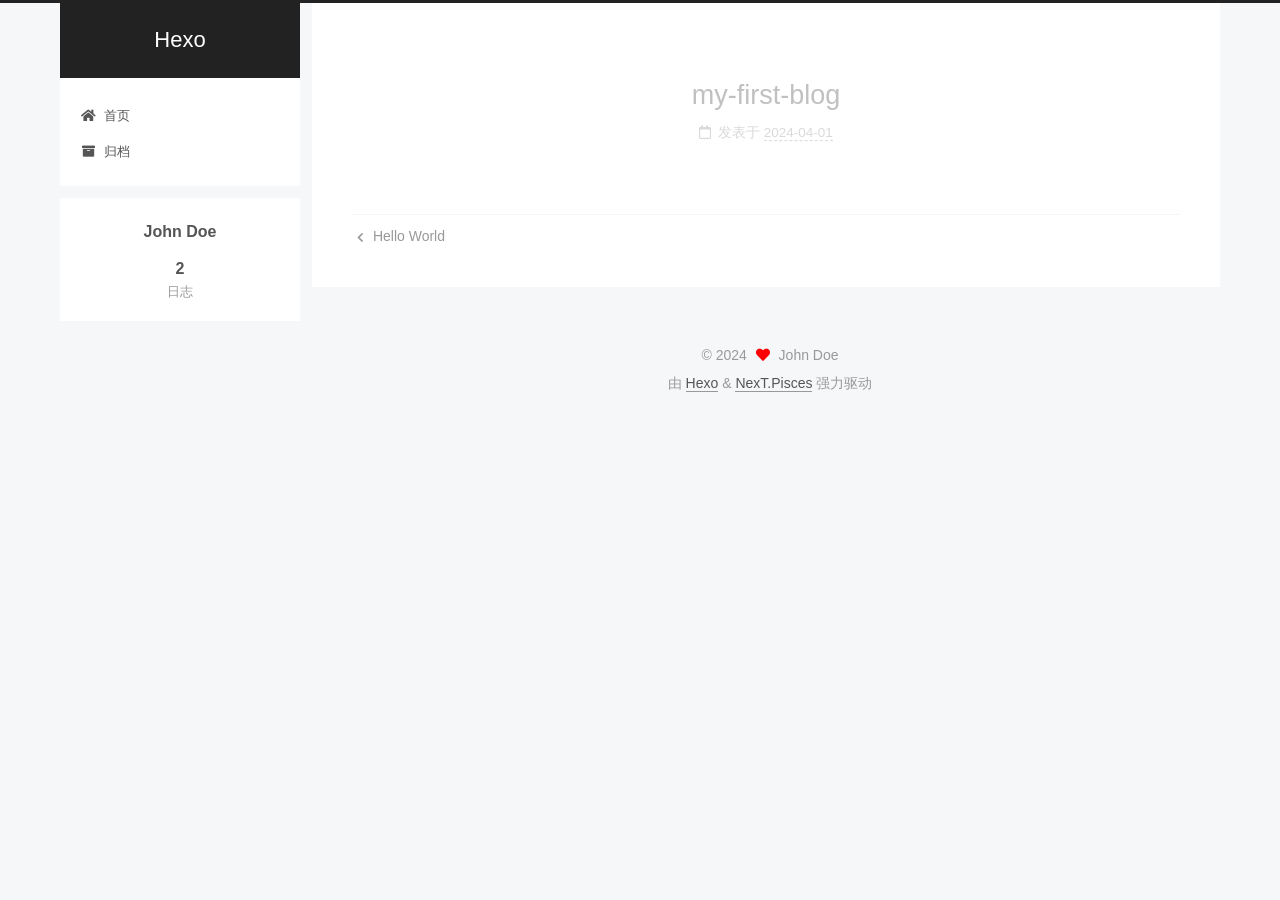
<file: 2024/04/01/my-first-blog/index.html>
<!DOCTYPE html>
<html lang="zh-CN">
<head>
  <meta charset="UTF-8">
<meta name="viewport" content="width=device-width, initial-scale=1, maximum-scale=2">
<meta name="theme-color" content="#222">
<meta name="generator" content="Hexo 6.3.0">
  <link rel="apple-touch-icon" sizes="180x180" href="/images/apple-touch-icon-next.png">
  <link rel="icon" type="image/png" sizes="32x32" href="/images/favicon-32x32-next.png">
  <link rel="icon" type="image/png" sizes="16x16" href="/images/favicon-16x16-next.png">
  <link rel="mask-icon" href="/images/logo.svg" color="#222">

<link rel="stylesheet" href="/css/main.css">


<link rel="stylesheet" href="/lib/font-awesome/css/all.min.css">

<script id="hexo-configurations">
    var NexT = window.NexT || {};
    var CONFIG = {"hostname":"example.com","root":"/","scheme":"Pisces","version":"7.8.0","exturl":false,"sidebar":{"position":"left","display":"post","padding":18,"offset":12,"onmobile":false},"copycode":{"enable":false,"show_result":false,"style":null},"back2top":{"enable":true,"sidebar":false,"scrollpercent":false},"bookmark":{"enable":false,"color":"#222","save":"auto"},"fancybox":false,"mediumzoom":false,"lazyload":false,"pangu":false,"comments":{"style":"tabs","active":null,"storage":true,"lazyload":false,"nav":null},"algolia":{"hits":{"per_page":10},"labels":{"input_placeholder":"Search for Posts","hits_empty":"We didn't find any results for the search: ${query}","hits_stats":"${hits} results found in ${time} ms"}},"localsearch":{"enable":false,"trigger":"auto","top_n_per_article":1,"unescape":false,"preload":false},"motion":{"enable":true,"async":false,"transition":{"post_block":"fadeIn","post_header":"slideDownIn","post_body":"slideDownIn","coll_header":"slideLeftIn","sidebar":"slideUpIn"}}};
  </script>

  <meta property="og:type" content="article">
<meta property="og:title" content="my-first-blog">
<meta property="og:url" content="http://example.com/2024/04/01/my-first-blog/index.html">
<meta property="og:site_name" content="Hexo">
<meta property="og:locale" content="zh_CN">
<meta property="article:published_time" content="2024-04-01T14:55:00.000Z">
<meta property="article:modified_time" content="2024-04-01T14:55:00.069Z">
<meta property="article:author" content="John Doe">
<meta name="twitter:card" content="summary">

<link rel="canonical" href="http://example.com/2024/04/01/my-first-blog/">


<script id="page-configurations">
  // https://hexo.io/docs/variables.html
  CONFIG.page = {
    sidebar: "",
    isHome : false,
    isPost : true,
    lang   : 'zh-CN'
  };
</script>

  <title>my-first-blog | Hexo</title>
  






  <noscript>
  <style>
  .use-motion .brand,
  .use-motion .menu-item,
  .sidebar-inner,
  .use-motion .post-block,
  .use-motion .pagination,
  .use-motion .comments,
  .use-motion .post-header,
  .use-motion .post-body,
  .use-motion .collection-header { opacity: initial; }

  .use-motion .site-title,
  .use-motion .site-subtitle {
    opacity: initial;
    top: initial;
  }

  .use-motion .logo-line-before i { left: initial; }
  .use-motion .logo-line-after i { right: initial; }
  </style>
</noscript>

</head>

<body itemscope itemtype="http://schema.org/WebPage">
  <div class="container use-motion">
    <div class="headband"></div>

    <header class="header" itemscope itemtype="http://schema.org/WPHeader">
      <div class="header-inner"><div class="site-brand-container">
  <div class="site-nav-toggle">
    <div class="toggle" aria-label="切换导航栏">
      <span class="toggle-line toggle-line-first"></span>
      <span class="toggle-line toggle-line-middle"></span>
      <span class="toggle-line toggle-line-last"></span>
    </div>
  </div>

  <div class="site-meta">

    <a href="/" class="brand" rel="start">
      <span class="logo-line-before"><i></i></span>
      <h1 class="site-title">Hexo</h1>
      <span class="logo-line-after"><i></i></span>
    </a>
  </div>

  <div class="site-nav-right">
    <div class="toggle popup-trigger">
    </div>
  </div>
</div>




<nav class="site-nav">
  <ul id="menu" class="main-menu menu">
        <li class="menu-item menu-item-home">

    <a href="/" rel="section"><i class="fa fa-home fa-fw"></i>首页</a>

  </li>
        <li class="menu-item menu-item-archives">

    <a href="/archives/" rel="section"><i class="fa fa-archive fa-fw"></i>归档</a>

  </li>
  </ul>
</nav>




</div>
    </header>

    
  <div class="back-to-top">
    <i class="fa fa-arrow-up"></i>
    <span>0%</span>
  </div>


    <main class="main">
      <div class="main-inner">
        <div class="content-wrap">
          

          <div class="content post posts-expand">
            

    
  
  
  <article itemscope itemtype="http://schema.org/Article" class="post-block" lang="zh-CN">
    <link itemprop="mainEntityOfPage" href="http://example.com/2024/04/01/my-first-blog/">

    <span hidden itemprop="author" itemscope itemtype="http://schema.org/Person">
      <meta itemprop="image" content="/images/avatar.gif">
      <meta itemprop="name" content="John Doe">
      <meta itemprop="description" content="">
    </span>

    <span hidden itemprop="publisher" itemscope itemtype="http://schema.org/Organization">
      <meta itemprop="name" content="Hexo">
    </span>
      <header class="post-header">
        <h1 class="post-title" itemprop="name headline">
          my-first-blog
        </h1>

        <div class="post-meta">
            <span class="post-meta-item">
              <span class="post-meta-item-icon">
                <i class="far fa-calendar"></i>
              </span>
              <span class="post-meta-item-text">发表于</span>

              <time title="创建时间：2024-04-01 22:55:00" itemprop="dateCreated datePublished" datetime="2024-04-01T22:55:00+08:00">2024-04-01</time>
            </span>

          

        </div>
      </header>

    
    
    
    <div class="post-body" itemprop="articleBody">

      
        
    </div>

    
    
    

      <footer class="post-footer">

        


        
    <div class="post-nav">
      <div class="post-nav-item">
    <a href="/2024/04/01/hello-world/" rel="prev" title="Hello World">
      <i class="fa fa-chevron-left"></i> Hello World
    </a></div>
      <div class="post-nav-item"></div>
    </div>
      </footer>
    
  </article>
  
  
  



          </div>
          

<script>
  window.addEventListener('tabs:register', () => {
    let { activeClass } = CONFIG.comments;
    if (CONFIG.comments.storage) {
      activeClass = localStorage.getItem('comments_active') || activeClass;
    }
    if (activeClass) {
      let activeTab = document.querySelector(`a[href="#comment-${activeClass}"]`);
      if (activeTab) {
        activeTab.click();
      }
    }
  });
  if (CONFIG.comments.storage) {
    window.addEventListener('tabs:click', event => {
      if (!event.target.matches('.tabs-comment .tab-content .tab-pane')) return;
      let commentClass = event.target.classList[1];
      localStorage.setItem('comments_active', commentClass);
    });
  }
</script>

        </div>
          
  
  <div class="toggle sidebar-toggle">
    <span class="toggle-line toggle-line-first"></span>
    <span class="toggle-line toggle-line-middle"></span>
    <span class="toggle-line toggle-line-last"></span>
  </div>

  <aside class="sidebar">
    <div class="sidebar-inner">

      <ul class="sidebar-nav motion-element">
        <li class="sidebar-nav-toc">
          文章目录
        </li>
        <li class="sidebar-nav-overview">
          站点概览
        </li>
      </ul>

      <!--noindex-->
      <div class="post-toc-wrap sidebar-panel">
      </div>
      <!--/noindex-->

      <div class="site-overview-wrap sidebar-panel">
        <div class="site-author motion-element" itemprop="author" itemscope itemtype="http://schema.org/Person">
  <p class="site-author-name" itemprop="name">John Doe</p>
  <div class="site-description" itemprop="description"></div>
</div>
<div class="site-state-wrap motion-element">
  <nav class="site-state">
      <div class="site-state-item site-state-posts">
          <a href="/archives/">
        
          <span class="site-state-item-count">2</span>
          <span class="site-state-item-name">日志</span>
        </a>
      </div>
  </nav>
</div>



      </div>

    </div>
  </aside>
  <div id="sidebar-dimmer"></div>


      </div>
    </main>

    <footer class="footer">
      <div class="footer-inner">
        

        

<div class="copyright">
  
  &copy; 
  <span itemprop="copyrightYear">2024</span>
  <span class="with-love">
    <i class="fa fa-heart"></i>
  </span>
  <span class="author" itemprop="copyrightHolder">John Doe</span>
</div>
  <div class="powered-by">由 <a href="https://hexo.io/" class="theme-link" rel="noopener" target="_blank">Hexo</a> & <a href="https://pisces.theme-next.org/" class="theme-link" rel="noopener" target="_blank">NexT.Pisces</a> 强力驱动
  </div>

        








      </div>
    </footer>
  </div>

  
  <script src="/lib/anime.min.js"></script>
  <script src="/lib/velocity/velocity.min.js"></script>
  <script src="/lib/velocity/velocity.ui.min.js"></script>

<script src="/js/utils.js"></script>

<script src="/js/motion.js"></script>


<script src="/js/schemes/pisces.js"></script>


<script src="/js/next-boot.js"></script>




  















  

  

</body>
</html>
</file>
<file: css/main.css>
:root {
  --body-bg-color: #f5f7f9;
  --content-bg-color: #fff;
  --card-bg-color: #f5f5f5;
  --text-color: #555;
  --blockquote-color: #666;
  --link-color: #555;
  --link-hover-color: #222;
  --brand-color: #fff;
  --brand-hover-color: #fff;
  --table-row-odd-bg-color: #f9f9f9;
  --table-row-hover-bg-color: #f5f5f5;
  --menu-item-bg-color: #f5f5f5;
  --btn-default-bg: #fff;
  --btn-default-color: #555;
  --btn-default-border-color: #555;
  --btn-default-hover-bg: #222;
  --btn-default-hover-color: #fff;
  --btn-default-hover-border-color: #222;
}
html {
  line-height: 1.15; /* 1 */
  -webkit-text-size-adjust: 100%; /* 2 */
}
body {
  margin: 0;
}
main {
  display: block;
}
h1 {
  font-size: 2em;
  margin: 0.67em 0;
}
hr {
  box-sizing: content-box; /* 1 */
  height: 0; /* 1 */
  overflow: visible; /* 2 */
}
pre {
  font-family: monospace, monospace; /* 1 */
  font-size: 1em; /* 2 */
}
a {
  background: transparent;
}
abbr[title] {
  border-bottom: none; /* 1 */
  text-decoration: underline; /* 2 */
  text-decoration: underline dotted; /* 2 */
}
b,
strong {
  font-weight: bolder;
}
code,
kbd,
samp {
  font-family: monospace, monospace; /* 1 */
  font-size: 1em; /* 2 */
}
small {
  font-size: 80%;
}
sub,
sup {
  font-size: 75%;
  line-height: 0;
  position: relative;
  vertical-align: baseline;
}
sub {
  bottom: -0.25em;
}
sup {
  top: -0.5em;
}
img {
  border-style: none;
}
button,
input,
optgroup,
select,
textarea {
  font-family: inherit; /* 1 */
  font-size: 100%; /* 1 */
  line-height: 1.15; /* 1 */
  margin: 0; /* 2 */
}
button,
input {
/* 1 */
  overflow: visible;
}
button,
select {
/* 1 */
  text-transform: none;
}
button,
[type='button'],
[type='reset'],
[type='submit'] {
  -webkit-appearance: button;
}
button::-moz-focus-inner,
[type='button']::-moz-focus-inner,
[type='reset']::-moz-focus-inner,
[type='submit']::-moz-focus-inner {
  border-style: none;
  padding: 0;
}
button:-moz-focusring,
[type='button']:-moz-focusring,
[type='reset']:-moz-focusring,
[type='submit']:-moz-focusring {
  outline: 1px dotted ButtonText;
}
fieldset {
  padding: 0.35em 0.75em 0.625em;
}
legend {
  box-sizing: border-box; /* 1 */
  color: inherit; /* 2 */
  display: table; /* 1 */
  max-width: 100%; /* 1 */
  padding: 0; /* 3 */
  white-space: normal; /* 1 */
}
progress {
  vertical-align: baseline;
}
textarea {
  overflow: auto;
}
[type='checkbox'],
[type='radio'] {
  box-sizing: border-box; /* 1 */
  padding: 0; /* 2 */
}
[type='number']::-webkit-inner-spin-button,
[type='number']::-webkit-outer-spin-button {
  height: auto;
}
[type='search'] {
  outline-offset: -2px; /* 2 */
  -webkit-appearance: textfield; /* 1 */
}
[type='search']::-webkit-search-decoration {
  -webkit-appearance: none;
}
::-webkit-file-upload-button {
  font: inherit; /* 2 */
  -webkit-appearance: button; /* 1 */
}
details {
  display: block;
}
summary {
  display: list-item;
}
template {
  display: none;
}
[hidden] {
  display: none;
}
::selection {
  background: #262a30;
  color: #eee;
}
html,
body {
  height: 100%;
}
body {
  background: var(--body-bg-color);
  color: var(--text-color);
  font-family: 'Lato', "PingFang SC", "Microsoft YaHei", sans-serif;
  font-size: 1em;
  line-height: 2;
}
@media (max-width: 991px) {
  body {
    padding-left: 0 !important;
    padding-right: 0 !important;
  }
}
h1,
h2,
h3,
h4,
h5,
h6 {
  font-family: 'Lato', "PingFang SC", "Microsoft YaHei", sans-serif;
  font-weight: bold;
  line-height: 1.5;
  margin: 20px 0 15px;
}
h1 {
  font-size: 1.5em;
}
h2 {
  font-size: 1.375em;
}
h3 {
  font-size: 1.25em;
}
h4 {
  font-size: 1.125em;
}
h5 {
  font-size: 1em;
}
h6 {
  font-size: 0.875em;
}
p {
  margin: 0 0 20px 0;
}
a,
span.exturl {
  border-bottom: 1px solid #999;
  color: var(--link-color);
  outline: 0;
  text-decoration: none;
  overflow-wrap: break-word;
  word-wrap: break-word;
  cursor: pointer;
}
a:hover,
span.exturl:hover {
  border-bottom-color: var(--link-hover-color);
  color: var(--link-hover-color);
}
iframe,
img,
video {
  display: block;
  margin-left: auto;
  margin-right: auto;
  max-width: 100%;
}
hr {
  background-image: repeating-linear-gradient(-45deg, #ddd, #ddd 4px, transparent 4px, transparent 8px);
  border: 0;
  height: 3px;
  margin: 40px 0;
}
blockquote {
  border-left: 4px solid #ddd;
  color: var(--blockquote-color);
  margin: 0;
  padding: 0 15px;
}
blockquote cite::before {
  content: '-';
  padding: 0 5px;
}
dt {
  font-weight: bold;
}
dd {
  margin: 0;
  padding: 0;
}
kbd {
  background-color: #f5f5f5;
  background-image: linear-gradient(#eee, #fff, #eee);
  border: 1px solid #ccc;
  border-radius: 0.2em;
  box-shadow: 0.1em 0.1em 0.2em rgba(0,0,0,0.1);
  color: #555;
  font-family: inherit;
  padding: 0.1em 0.3em;
  white-space: nowrap;
}
.table-container {
  overflow: auto;
}
table {
  border-collapse: collapse;
  border-spacing: 0;
  font-size: 0.875em;
  margin: 0 0 20px 0;
  width: 100%;
}
tbody tr:nth-of-type(odd) {
  background: var(--table-row-odd-bg-color);
}
tbody tr:hover {
  background: var(--table-row-hover-bg-color);
}
caption,
th,
td {
  font-weight: normal;
  padding: 8px;
  vertical-align: middle;
}
th,
td {
  border: 1px solid #ddd;
  border-bottom: 3px solid #ddd;
}
th {
  font-weight: 700;
  padding-bottom: 10px;
}
td {
  border-bottom-width: 1px;
}
.btn {
  background: var(--btn-default-bg);
  border: 2px solid var(--btn-default-border-color);
  border-radius: 2px;
  color: var(--btn-default-color);
  display: inline-block;
  font-size: 0.875em;
  line-height: 2;
  padding: 0 20px;
  text-decoration: none;
  transition-property: background-color;
  transition-delay: 0s;
  transition-duration: 0.2s;
  transition-timing-function: ease-in-out;
}
.btn:hover {
  background: var(--btn-default-hover-bg);
  border-color: var(--btn-default-hover-border-color);
  color: var(--btn-default-hover-color);
}
.btn + .btn {
  margin: 0 0 8px 8px;
}
.btn .fa-fw {
  text-align: left;
  width: 1.285714285714286em;
}
.toggle {
  line-height: 0;
}
.toggle .toggle-line {
  background: #fff;
  display: inline-block;
  height: 2px;
  left: 0;
  position: relative;
  top: 0;
  transition: all 0.4s;
  vertical-align: top;
  width: 100%;
}
.toggle .toggle-line:not(:first-child) {
  margin-top: 3px;
}
.toggle.toggle-arrow .toggle-line-first {
  left: 50%;
  top: 2px;
  transform: rotate(45deg);
  width: 50%;
}
.toggle.toggle-arrow .toggle-line-middle {
  left: 2px;
  width: 90%;
}
.toggle.toggle-arrow .toggle-line-last {
  left: 50%;
  top: -2px;
  transform: rotate(-45deg);
  width: 50%;
}
.toggle.toggle-close .toggle-line-first {
  transform: rotate(-45deg);
  top: 5px;
}
.toggle.toggle-close .toggle-line-middle {
  opacity: 0;
}
.toggle.toggle-close .toggle-line-last {
  transform: rotate(45deg);
  top: -5px;
}
.highlight,
pre {
  background: #f7f7f7;
  color: #4d4d4c;
  line-height: 1.6;
  margin: 0 auto 20px;
}
pre,
code {
  font-family: consolas, Menlo, monospace, "PingFang SC", "Microsoft YaHei";
}
code {
  background: #eee;
  border-radius: 3px;
  color: #555;
  padding: 2px 4px;
  overflow-wrap: break-word;
  word-wrap: break-word;
}
.highlight *::selection {
  background: #d6d6d6;
}
.highlight pre {
  border: 0;
  margin: 0;
  padding: 10px 0;
}
.highlight table {
  border: 0;
  margin: 0;
  width: auto;
}
.highlight td {
  border: 0;
  padding: 0;
}
.highlight figcaption {
  background: #eff2f3;
  color: #4d4d4c;
  display: flex;
  font-size: 0.875em;
  justify-content: space-between;
  line-height: 1.2;
  padding: 0.5em;
}
.highlight figcaption a {
  color: #4d4d4c;
}
.highlight figcaption a:hover {
  border-bottom-color: #4d4d4c;
}
.highlight .gutter {
  -moz-user-select: none;
  -ms-user-select: none;
  -webkit-user-select: none;
  user-select: none;
}
.highlight .gutter pre {
  background: #eff2f3;
  color: #869194;
  padding-left: 10px;
  padding-right: 10px;
  text-align: right;
}
.highlight .code pre {
  background: #f7f7f7;
  padding-left: 10px;
  width: 100%;
}
.gist table {
  width: auto;
}
.gist table td {
  border: 0;
}
pre {
  overflow: auto;
  padding: 10px;
}
pre code {
  background: none;
  color: #4d4d4c;
  font-size: 0.875em;
  padding: 0;
  text-shadow: none;
}
pre .deletion {
  background: #fdd;
}
pre .addition {
  background: #dfd;
}
pre .meta {
  color: #eab700;
  -moz-user-select: none;
  -ms-user-select: none;
  -webkit-user-select: none;
  user-select: none;
}
pre .comment {
  color: #8e908c;
}
pre .variable,
pre .attribute,
pre .tag,
pre .name,
pre .regexp,
pre .ruby .constant,
pre .xml .tag .title,
pre .xml .pi,
pre .xml .doctype,
pre .html .doctype,
pre .css .id,
pre .css .class,
pre .css .pseudo {
  color: #c82829;
}
pre .number,
pre .preprocessor,
pre .built_in,
pre .builtin-name,
pre .literal,
pre .params,
pre .constant,
pre .command {
  color: #f5871f;
}
pre .ruby .class .title,
pre .css .rules .attribute,
pre .string,
pre .symbol,
pre .value,
pre .inheritance,
pre .header,
pre .ruby .symbol,
pre .xml .cdata,
pre .special,
pre .formula {
  color: #718c00;
}
pre .title,
pre .css .hexcolor {
  color: #3e999f;
}
pre .function,
pre .python .decorator,
pre .python .title,
pre .ruby .function .title,
pre .ruby .title .keyword,
pre .perl .sub,
pre .javascript .title,
pre .coffeescript .title {
  color: #4271ae;
}
pre .keyword,
pre .javascript .function {
  color: #8959a8;
}
.blockquote-center {
  border-left: none;
  margin: 40px 0;
  padding: 0;
  position: relative;
  text-align: center;
}
.blockquote-center .fa {
  display: block;
  opacity: 0.6;
  position: absolute;
  width: 100%;
}
.blockquote-center .fa-quote-left {
  border-top: 1px solid #ccc;
  text-align: left;
  top: -20px;
}
.blockquote-center .fa-quote-right {
  border-bottom: 1px solid #ccc;
  text-align: right;
  bottom: -20px;
}
.blockquote-center p,
.blockquote-center div {
  text-align: center;
}
.post-body .group-picture img {
  margin: 0 auto;
  padding: 0 3px;
}
.group-picture-row {
  margin-bottom: 6px;
  overflow: hidden;
}
.group-picture-column {
  float: left;
  margin-bottom: 10px;
}
.post-body .label {
  color: #555;
  display: inline;
  padding: 0 2px;
}
.post-body .label.default {
  background: #f0f0f0;
}
.post-body .label.primary {
  background: #efe6f7;
}
.post-body .label.info {
  background: #e5f2f8;
}
.post-body .label.success {
  background: #e7f4e9;
}
.post-body .label.warning {
  background: #fcf6e1;
}
.post-body .label.danger {
  background: #fae8eb;
}
.post-body .tabs {
  margin-bottom: 20px;
}
.post-body .tabs,
.tabs-comment {
  display: block;
  padding-top: 10px;
  position: relative;
}
.post-body .tabs ul.nav-tabs,
.tabs-comment ul.nav-tabs {
  display: flex;
  flex-wrap: wrap;
  margin: 0;
  margin-bottom: -1px;
  padding: 0;
}
@media (max-width: 413px) {
  .post-body .tabs ul.nav-tabs,
  .tabs-comment ul.nav-tabs {
    display: block;
    margin-bottom: 5px;
  }
}
.post-body .tabs ul.nav-tabs li.tab,
.tabs-comment ul.nav-tabs li.tab {
  border-bottom: 1px solid #ddd;
  border-left: 1px solid transparent;
  border-right: 1px solid transparent;
  border-top: 3px solid transparent;
  flex-grow: 1;
  list-style-type: none;
  border-radius: 0 0 0 0;
}
@media (max-width: 413px) {
  .post-body .tabs ul.nav-tabs li.tab,
  .tabs-comment ul.nav-tabs li.tab {
    border-bottom: 1px solid transparent;
    border-left: 3px solid transparent;
    border-right: 1px solid transparent;
    border-top: 1px solid transparent;
  }
}
@media (max-width: 413px) {
  .post-body .tabs ul.nav-tabs li.tab,
  .tabs-comment ul.nav-tabs li.tab {
    border-radius: 0;
  }
}
.post-body .tabs ul.nav-tabs li.tab a,
.tabs-comment ul.nav-tabs li.tab a {
  border-bottom: initial;
  display: block;
  line-height: 1.8;
  outline: 0;
  padding: 0.25em 0.75em;
  text-align: center;
  transition-delay: 0s;
  transition-duration: 0.2s;
  transition-timing-function: ease-out;
}
.post-body .tabs ul.nav-tabs li.tab a i,
.tabs-comment ul.nav-tabs li.tab a i {
  width: 1.285714285714286em;
}
.post-body .tabs ul.nav-tabs li.tab.active,
.tabs-comment ul.nav-tabs li.tab.active {
  border-bottom: 1px solid transparent;
  border-left: 1px solid #ddd;
  border-right: 1px solid #ddd;
  border-top: 3px solid #fc6423;
}
@media (max-width: 413px) {
  .post-body .tabs ul.nav-tabs li.tab.active,
  .tabs-comment ul.nav-tabs li.tab.active {
    border-bottom: 1px solid #ddd;
    border-left: 3px solid #fc6423;
    border-right: 1px solid #ddd;
    border-top: 1px solid #ddd;
  }
}
.post-body .tabs ul.nav-tabs li.tab.active a,
.tabs-comment ul.nav-tabs li.tab.active a {
  color: var(--link-color);
  cursor: default;
}
.post-body .tabs .tab-content .tab-pane,
.tabs-comment .tab-content .tab-pane {
  border: 1px solid #ddd;
  border-top: 0;
  padding: 20px 20px 0 20px;
  border-radius: 0;
}
.post-body .tabs .tab-content .tab-pane:not(.active),
.tabs-comment .tab-content .tab-pane:not(.active) {
  display: none;
}
.post-body .tabs .tab-content .tab-pane.active,
.tabs-comment .tab-content .tab-pane.active {
  display: block;
}
.post-body .tabs .tab-content .tab-pane.active:nth-of-type(1),
.tabs-comment .tab-content .tab-pane.active:nth-of-type(1) {
  border-radius: 0 0 0 0;
}
@media (max-width: 413px) {
  .post-body .tabs .tab-content .tab-pane.active:nth-of-type(1),
  .tabs-comment .tab-content .tab-pane.active:nth-of-type(1) {
    border-radius: 0;
  }
}
.post-body .note {
  border-radius: 3px;
  margin-bottom: 20px;
  padding: 1em;
  position: relative;
  border: 1px solid #eee;
  border-left-width: 5px;
}
.post-body .note h2,
.post-body .note h3,
.post-body .note h4,
.post-body .note h5,
.post-body .note h6 {
  margin-top: 0;
  border-bottom: initial;
  margin-bottom: 0;
  padding-top: 0;
}
.post-body .note p:first-child,
.post-body .note ul:first-child,
.post-body .note ol:first-child,
.post-body .note table:first-child,
.post-body .note pre:first-child,
.post-body .note blockquote:first-child,
.post-body .note img:first-child {
  margin-top: 0;
}
.post-body .note p:last-child,
.post-body .note ul:last-child,
.post-body .note ol:last-child,
.post-body .note table:last-child,
.post-body .note pre:last-child,
.post-body .note blockquote:last-child,
.post-body .note img:last-child {
  margin-bottom: 0;
}
.post-body .note.default {
  border-left-color: #777;
}
.post-body .note.default h2,
.post-body .note.default h3,
.post-body .note.default h4,
.post-body .note.default h5,
.post-body .note.default h6 {
  color: #777;
}
.post-body .note.primary {
  border-left-color: #6f42c1;
}
.post-body .note.primary h2,
.post-body .note.primary h3,
.post-body .note.primary h4,
.post-body .note.primary h5,
.post-body .note.primary h6 {
  color: #6f42c1;
}
.post-body .note.info {
  border-left-color: #428bca;
}
.post-body .note.info h2,
.post-body .note.info h3,
.post-body .note.info h4,
.post-body .note.info h5,
.post-body .note.info h6 {
  color: #428bca;
}
.post-body .note.success {
  border-left-color: #5cb85c;
}
.post-body .note.success h2,
.post-body .note.success h3,
.post-body .note.success h4,
.post-body .note.success h5,
.post-body .note.success h6 {
  color: #5cb85c;
}
.post-body .note.warning {
  border-left-color: #f0ad4e;
}
.post-body .note.warning h2,
.post-body .note.warning h3,
.post-body .note.warning h4,
.post-body .note.warning h5,
.post-body .note.warning h6 {
  color: #f0ad4e;
}
.post-body .note.danger {
  border-left-color: #d9534f;
}
.post-body .note.danger h2,
.post-body .note.danger h3,
.post-body .note.danger h4,
.post-body .note.danger h5,
.post-body .note.danger h6 {
  color: #d9534f;
}
.pagination .prev,
.pagination .next,
.pagination .page-number,
.pagination .space {
  display: inline-block;
  margin: 0 10px;
  padding: 0 11px;
  position: relative;
  top: -1px;
}
@media (max-width: 767px) {
  .pagination .prev,
  .pagination .next,
  .pagination .page-number,
  .pagination .space {
    margin: 0 5px;
  }
}
.pagination {
  border-top: 1px solid #eee;
  margin: 120px 0 0;
  text-align: center;
}
.pagination .prev,
.pagination .next,
.pagination .page-number {
  border-bottom: 0;
  border-top: 1px solid #eee;
  transition-property: border-color;
  transition-delay: 0s;
  transition-duration: 0.2s;
  transition-timing-function: ease-in-out;
}
.pagination .prev:hover,
.pagination .next:hover,
.pagination .page-number:hover {
  border-top-color: #222;
}
.pagination .space {
  margin: 0;
  padding: 0;
}
.pagination .prev {
  margin-left: 0;
}
.pagination .next {
  margin-right: 0;
}
.pagination .page-number.current {
  background: #ccc;
  border-top-color: #ccc;
  color: #fff;
}
@media (max-width: 767px) {
  .pagination {
    border-top: none;
  }
  .pagination .prev,
  .pagination .next,
  .pagination .page-number {
    border-bottom: 1px solid #eee;
    border-top: 0;
    margin-bottom: 10px;
    padding: 0 10px;
  }
  .pagination .prev:hover,
  .pagination .next:hover,
  .pagination .page-number:hover {
    border-bottom-color: #222;
  }
}
.comments {
  margin-top: 60px;
  overflow: hidden;
}
.comment-button-group {
  display: flex;
  flex-wrap: wrap-reverse;
  justify-content: center;
  margin: 1em 0;
}
.comment-button-group .comment-button {
  margin: 0.1em 0.2em;
}
.comment-button-group .comment-button.active {
  background: var(--btn-default-hover-bg);
  border-color: var(--btn-default-hover-border-color);
  color: var(--btn-default-hover-color);
}
.comment-position {
  display: none;
}
.comment-position.active {
  display: block;
}
.tabs-comment {
  background: var(--content-bg-color);
  margin-top: 4em;
  padding-top: 0;
}
.tabs-comment .comments {
  border: 0;
  box-shadow: none;
  margin-top: 0;
  padding-top: 0;
}
.container {
  min-height: 100%;
  position: relative;
}
.main-inner {
  margin: 0 auto;
  width: calc(100% - 20px);
}
@media (min-width: 1200px) {
  .main-inner {
    width: 1160px;
  }
}
@media (min-width: 1600px) {
  .main-inner {
    width: 73%;
  }
}
@media (max-width: 767px) {
  .content-wrap {
    padding: 0 20px;
  }
}
.header {
  background: transparent;
}
.header-inner {
  margin: 0 auto;
  width: calc(100% - 20px);
}
@media (min-width: 1200px) {
  .header-inner {
    width: 1160px;
  }
}
@media (min-width: 1600px) {
  .header-inner {
    width: 73%;
  }
}
.site-brand-container {
  display: flex;
  flex-shrink: 0;
  padding: 0 10px;
}
.headband {
  background: #222;
  height: 3px;
}
.site-meta {
  flex-grow: 1;
  text-align: center;
}
@media (max-width: 767px) {
  .site-meta {
    text-align: center;
  }
}
.brand {
  border-bottom: none;
  color: var(--brand-color);
  display: inline-block;
  line-height: 1.375em;
  padding: 0 40px;
  position: relative;
}
.brand:hover {
  color: var(--brand-hover-color);
}
.site-title {
  font-family: 'Lato', "PingFang SC", "Microsoft YaHei", sans-serif;
  font-size: 1.375em;
  font-weight: normal;
  margin: 0;
}
.site-subtitle {
  color: #ddd;
  font-size: 0.8125em;
  margin: 10px 0;
}
.use-motion .brand {
  opacity: 0;
}
.use-motion .site-title,
.use-motion .site-subtitle,
.use-motion .custom-logo-image {
  opacity: 0;
  position: relative;
  top: -10px;
}
.site-nav-toggle,
.site-nav-right {
  display: none;
}
@media (max-width: 767px) {
  .site-nav-toggle,
  .site-nav-right {
    display: flex;
    flex-direction: column;
    justify-content: center;
  }
}
.site-nav-toggle .toggle,
.site-nav-right .toggle {
  color: var(--text-color);
  padding: 10px;
  width: 22px;
}
.site-nav-toggle .toggle .toggle-line,
.site-nav-right .toggle .toggle-line {
  background: var(--text-color);
  border-radius: 1px;
}
.site-nav {
  display: block;
}
@media (max-width: 767px) {
  .site-nav {
    clear: both;
    display: none;
  }
}
.site-nav.site-nav-on {
  display: block;
}
.menu {
  margin-top: 20px;
  padding-left: 0;
  text-align: center;
}
.menu-item {
  display: inline-block;
  list-style: none;
  margin: 0 10px;
}
@media (max-width: 767px) {
  .menu-item {
    display: block;
    margin-top: 10px;
  }
  .menu-item.menu-item-search {
    display: none;
  }
}
.menu-item a,
.menu-item span.exturl {
  border-bottom: 0;
  display: block;
  font-size: 0.8125em;
  transition-property: border-color;
  transition-delay: 0s;
  transition-duration: 0.2s;
  transition-timing-function: ease-in-out;
}
@media (hover: none) {
  .menu-item a:hover,
  .menu-item span.exturl:hover {
    border-bottom-color: transparent !important;
  }
}
.menu-item .fa,
.menu-item .fab,
.menu-item .far,
.menu-item .fas {
  margin-right: 8px;
}
.menu-item .badge {
  display: inline-block;
  font-weight: bold;
  line-height: 1;
  margin-left: 0.35em;
  margin-top: 0.35em;
  text-align: center;
  white-space: nowrap;
}
@media (max-width: 767px) {
  .menu-item .badge {
    float: right;
    margin-left: 0;
  }
}
.menu-item-active a,
.menu .menu-item a:hover,
.menu .menu-item span.exturl:hover {
  background: var(--menu-item-bg-color);
}
.use-motion .menu-item {
  opacity: 0;
}
.sidebar {
  background: #222;
  bottom: 0;
  box-shadow: inset 0 2px 6px #000;
  position: fixed;
  top: 0;
}
@media (max-width: 991px) {
  .sidebar {
    display: none;
  }
}
.sidebar-inner {
  color: #999;
  padding: 18px 10px;
  text-align: center;
}
.cc-license {
  margin-top: 10px;
  text-align: center;
}
.cc-license .cc-opacity {
  border-bottom: none;
  opacity: 0.7;
}
.cc-license .cc-opacity:hover {
  opacity: 0.9;
}
.cc-license img {
  display: inline-block;
}
.site-author-image {
  border: 1px solid #eee;
  display: block;
  margin: 0 auto;
  max-width: 120px;
  padding: 2px;
}
.site-author-name {
  color: var(--text-color);
  font-weight: 600;
  margin: 0;
  text-align: center;
}
.site-description {
  color: #999;
  font-size: 0.8125em;
  margin-top: 0;
  text-align: center;
}
.links-of-author {
  margin-top: 15px;
}
.links-of-author a,
.links-of-author span.exturl {
  border-bottom-color: #555;
  display: inline-block;
  font-size: 0.8125em;
  margin-bottom: 10px;
  margin-right: 10px;
  vertical-align: middle;
}
.links-of-author a::before,
.links-of-author span.exturl::before {
  background: #ff0a67;
  border-radius: 50%;
  content: ' ';
  display: inline-block;
  height: 4px;
  margin-right: 3px;
  vertical-align: middle;
  width: 4px;
}
.sidebar-button {
  margin-top: 15px;
}
.sidebar-button a {
  border: 1px solid #fc6423;
  border-radius: 4px;
  color: #fc6423;
  display: inline-block;
  padding: 0 15px;
}
.sidebar-button a .fa,
.sidebar-button a .fab,
.sidebar-button a .far,
.sidebar-button a .fas {
  margin-right: 5px;
}
.sidebar-button a:hover {
  background: #fc6423;
  border: 1px solid #fc6423;
  color: #fff;
}
.sidebar-button a:hover .fa,
.sidebar-button a:hover .fab,
.sidebar-button a:hover .far,
.sidebar-button a:hover .fas {
  color: #fff;
}
.links-of-blogroll {
  font-size: 0.8125em;
  margin-top: 10px;
}
.links-of-blogroll-title {
  font-size: 0.875em;
  font-weight: 600;
  margin-top: 0;
}
.links-of-blogroll-list {
  list-style: none;
  margin: 0;
  padding: 0;
}
#sidebar-dimmer {
  display: none;
}
@media (max-width: 767px) {
  #sidebar-dimmer {
    background: #000;
    display: block;
    height: 100%;
    left: 100%;
    opacity: 0;
    position: fixed;
    top: 0;
    width: 100%;
    z-index: 1100;
  }
  .sidebar-active + #sidebar-dimmer {
    opacity: 0.7;
    transform: translateX(-100%);
    transition: opacity 0.5s;
  }
}
.sidebar-nav {
  margin: 0;
  padding-bottom: 20px;
  padding-left: 0;
}
.sidebar-nav li {
  border-bottom: 1px solid transparent;
  color: var(--text-color);
  cursor: pointer;
  display: inline-block;
  font-size: 0.875em;
}
.sidebar-nav li.sidebar-nav-overview {
  margin-left: 10px;
}
.sidebar-nav li:hover {
  color: #fc6423;
}
.sidebar-nav .sidebar-nav-active {
  border-bottom-color: #fc6423;
  color: #fc6423;
}
.sidebar-nav .sidebar-nav-active:hover {
  color: #fc6423;
}
.sidebar-panel {
  display: none;
  overflow-x: hidden;
  overflow-y: auto;
}
.sidebar-panel-active {
  display: block;
}
.sidebar-toggle {
  background: #222;
  bottom: 45px;
  cursor: pointer;
  height: 14px;
  left: 30px;
  padding: 5px;
  position: fixed;
  width: 14px;
  z-index: 1300;
}
@media (max-width: 991px) {
  .sidebar-toggle {
    left: 20px;
    opacity: 0.8;
    display: none;
  }
}
.sidebar-toggle:hover .toggle-line {
  background: #fc6423;
}
.post-toc {
  font-size: 0.875em;
}
.post-toc ol {
  list-style: none;
  margin: 0;
  padding: 0 2px 5px 10px;
  text-align: left;
}
.post-toc ol > ol {
  padding-left: 0;
}
.post-toc ol a {
  transition-property: all;
  transition-delay: 0s;
  transition-duration: 0.2s;
  transition-timing-function: ease-in-out;
}
.post-toc .nav-item {
  line-height: 1.8;
  overflow: hidden;
  text-overflow: ellipsis;
  white-space: nowrap;
}
.post-toc .nav .nav-child {
  display: none;
}
.post-toc .nav .active > .nav-child {
  display: block;
}
.post-toc .nav .active-current > .nav-child {
  display: block;
}
.post-toc .nav .active-current > .nav-child > .nav-item {
  display: block;
}
.post-toc .nav .active > a {
  border-bottom-color: #fc6423;
  color: #fc6423;
}
.post-toc .nav .active-current > a {
  color: #fc6423;
}
.post-toc .nav .active-current > a:hover {
  color: #fc6423;
}
.site-state {
  display: flex;
  justify-content: center;
  line-height: 1.4;
  margin-top: 10px;
  overflow: hidden;
  text-align: center;
  white-space: nowrap;
}
.site-state-item {
  padding: 0 15px;
}
.site-state-item:not(:first-child) {
  border-left: 1px solid #eee;
}
.site-state-item a {
  border-bottom: none;
}
.site-state-item-count {
  display: block;
  font-size: 1em;
  font-weight: 600;
  text-align: center;
}
.site-state-item-name {
  color: #999;
  font-size: 0.8125em;
}
.footer {
  color: #999;
  font-size: 0.875em;
  padding: 20px 0;
}
.footer.footer-fixed {
  bottom: 0;
  left: 0;
  position: absolute;
  right: 0;
}
.footer-inner {
  box-sizing: border-box;
  margin: 0 auto;
  text-align: center;
  width: calc(100% - 20px);
}
@media (min-width: 1200px) {
  .footer-inner {
    width: 1160px;
  }
}
@media (min-width: 1600px) {
  .footer-inner {
    width: 73%;
  }
}
.languages {
  display: inline-block;
  font-size: 1.125em;
  position: relative;
}
.languages .lang-select-label span {
  margin: 0 0.5em;
}
.languages .lang-select {
  height: 100%;
  left: 0;
  opacity: 0;
  position: absolute;
  top: 0;
  width: 100%;
}
.with-love {
  color: #ff0000;
  display: inline-block;
  margin: 0 5px;
}
.powered-by,
.theme-info {
  display: inline-block;
}
@-moz-keyframes iconAnimate {
  0%, 100% {
    transform: scale(1);
  }
  10%, 30% {
    transform: scale(0.9);
  }
  20%, 40%, 60%, 80% {
    transform: scale(1.1);
  }
  50%, 70% {
    transform: scale(1.1);
  }
}
@-webkit-keyframes iconAnimate {
  0%, 100% {
    transform: scale(1);
  }
  10%, 30% {
    transform: scale(0.9);
  }
  20%, 40%, 60%, 80% {
    transform: scale(1.1);
  }
  50%, 70% {
    transform: scale(1.1);
  }
}
@-o-keyframes iconAnimate {
  0%, 100% {
    transform: scale(1);
  }
  10%, 30% {
    transform: scale(0.9);
  }
  20%, 40%, 60%, 80% {
    transform: scale(1.1);
  }
  50%, 70% {
    transform: scale(1.1);
  }
}
@keyframes iconAnimate {
  0%, 100% {
    transform: scale(1);
  }
  10%, 30% {
    transform: scale(0.9);
  }
  20%, 40%, 60%, 80% {
    transform: scale(1.1);
  }
  50%, 70% {
    transform: scale(1.1);
  }
}
.back-to-top {
  font-size: 12px;
  text-align: center;
  transition-delay: 0s;
  transition-duration: 0.2s;
  transition-timing-function: ease-in-out;
}
.back-to-top {
  background: #222;
  bottom: -100px;
  box-sizing: border-box;
  color: #fff;
  cursor: pointer;
  left: 30px;
  opacity: 0.6;
  padding: 0 6px;
  position: fixed;
  transition-property: bottom;
  z-index: 1300;
  width: 24px;
}
.back-to-top span {
  display: none;
}
.back-to-top:hover {
  color: #fc6423;
}
.back-to-top.back-to-top-on {
  bottom: 30px;
}
@media (max-width: 991px) {
  .back-to-top {
    left: 20px;
    opacity: 0.8;
  }
}
.post-body {
  font-family: 'Lato', "PingFang SC", "Microsoft YaHei", sans-serif;
  overflow-wrap: break-word;
  word-wrap: break-word;
}
@media (min-width: 1200px) {
  .post-body {
    font-size: 1.125em;
  }
}
.post-body .exturl .fa {
  font-size: 0.875em;
  margin-left: 4px;
}
.post-body .image-caption,
.post-body .figure .caption {
  color: #999;
  font-size: 0.875em;
  font-weight: bold;
  line-height: 1;
  margin: -20px auto 15px;
  text-align: center;
}
.post-sticky-flag {
  display: inline-block;
  transform: rotate(30deg);
}
.post-button {
  margin-top: 40px;
  text-align: center;
}
.use-motion .post-block,
.use-motion .pagination,
.use-motion .comments {
  opacity: 0;
}
.use-motion .post-header {
  opacity: 0;
}
.use-motion .post-body {
  opacity: 0;
}
.use-motion .collection-header {
  opacity: 0;
}
.posts-collapse {
  margin-left: 35px;
  position: relative;
}
@media (max-width: 767px) {
  .posts-collapse {
    margin-left: 0px;
    margin-right: 0px;
  }
}
.posts-collapse .collection-title {
  font-size: 1.125em;
  position: relative;
}
.posts-collapse .collection-title::before {
  background: #999;
  border: 1px solid #fff;
  border-radius: 50%;
  content: ' ';
  height: 10px;
  left: 0;
  margin-left: -6px;
  margin-top: -4px;
  position: absolute;
  top: 50%;
  width: 10px;
}
.posts-collapse .collection-year {
  font-size: 1.5em;
  font-weight: bold;
  margin: 60px 0;
  position: relative;
}
.posts-collapse .collection-year::before {
  background: #bbb;
  border-radius: 50%;
  content: ' ';
  height: 8px;
  left: 0;
  margin-left: -4px;
  margin-top: -4px;
  position: absolute;
  top: 50%;
  width: 8px;
}
.posts-collapse .collection-header {
  display: block;
  margin: 0 0 0 20px;
}
.posts-collapse .collection-header small {
  color: #bbb;
  margin-left: 5px;
}
.posts-collapse .post-header {
  border-bottom: 1px dashed #ccc;
  margin: 30px 0;
  padding-left: 15px;
  position: relative;
  transition-property: border;
  transition-delay: 0s;
  transition-duration: 0.2s;
  transition-timing-function: ease-in-out;
}
.posts-collapse .post-header::before {
  background: #bbb;
  border: 1px solid #fff;
  border-radius: 50%;
  content: ' ';
  height: 6px;
  left: 0;
  margin-left: -4px;
  position: absolute;
  top: 0.75em;
  transition-property: background;
  width: 6px;
  transition-delay: 0s;
  transition-duration: 0.2s;
  transition-timing-function: ease-in-out;
}
.posts-collapse .post-header:hover {
  border-bottom-color: #666;
}
.posts-collapse .post-header:hover::before {
  background: #222;
}
.posts-collapse .post-meta {
  display: inline;
  font-size: 0.75em;
  margin-right: 10px;
}
.posts-collapse .post-title {
  display: inline;
}
.posts-collapse .post-title a,
.posts-collapse .post-title span.exturl {
  border-bottom: none;
  color: var(--link-color);
}
.posts-collapse .post-title .fa-external-link-alt {
  font-size: 0.875em;
  margin-left: 5px;
}
.posts-collapse::before {
  background: #f5f5f5;
  content: ' ';
  height: 100%;
  left: 0;
  margin-left: -2px;
  position: absolute;
  top: 1.25em;
  width: 4px;
}
.post-eof {
  background: #ccc;
  height: 1px;
  margin: 80px auto 60px;
  text-align: center;
  width: 8%;
}
.post-block:last-of-type .post-eof {
  display: none;
}
.content {
  padding-top: 40px;
}
@media (min-width: 992px) {
  .post-body {
    text-align: justify;
  }
}
@media (max-width: 991px) {
  .post-body {
    text-align: justify;
  }
}
.post-body h1,
.post-body h2,
.post-body h3,
.post-body h4,
.post-body h5,
.post-body h6 {
  padding-top: 10px;
}
.post-body h1 .header-anchor,
.post-body h2 .header-anchor,
.post-body h3 .header-anchor,
.post-body h4 .header-anchor,
.post-body h5 .header-anchor,
.post-body h6 .header-anchor {
  border-bottom-style: none;
  color: #ccc;
  float: right;
  margin-left: 10px;
  visibility: hidden;
}
.post-body h1 .header-anchor:hover,
.post-body h2 .header-anchor:hover,
.post-body h3 .header-anchor:hover,
.post-body h4 .header-anchor:hover,
.post-body h5 .header-anchor:hover,
.post-body h6 .header-anchor:hover {
  color: inherit;
}
.post-body h1:hover .header-anchor,
.post-body h2:hover .header-anchor,
.post-body h3:hover .header-anchor,
.post-body h4:hover .header-anchor,
.post-body h5:hover .header-anchor,
.post-body h6:hover .header-anchor {
  visibility: visible;
}
.post-body iframe,
.post-body img,
.post-body video {
  margin-bottom: 20px;
}
.post-body .video-container {
  height: 0;
  margin-bottom: 20px;
  overflow: hidden;
  padding-top: 75%;
  position: relative;
  width: 100%;
}
.post-body .video-container iframe,
.post-body .video-container object,
.post-body .video-container embed {
  height: 100%;
  left: 0;
  margin: 0;
  position: absolute;
  top: 0;
  width: 100%;
}
.post-gallery {
  align-items: center;
  display: grid;
  grid-gap: 10px;
  grid-template-columns: 1fr 1fr 1fr;
  margin-bottom: 20px;
}
@media (max-width: 767px) {
  .post-gallery {
    grid-template-columns: 1fr 1fr;
  }
}
.post-gallery a {
  border: 0;
}
.post-gallery img {
  margin: 0;
}
.posts-expand .post-header {
  font-size: 1.125em;
}
.posts-expand .post-title {
  font-size: 1.5em;
  font-weight: normal;
  margin: initial;
  text-align: center;
  overflow-wrap: break-word;
  word-wrap: break-word;
}
.posts-expand .post-title-link {
  border-bottom: none;
  color: var(--link-color);
  display: inline-block;
  position: relative;
  vertical-align: top;
}
.posts-expand .post-title-link::before {
  background: var(--link-color);
  bottom: 0;
  content: '';
  height: 2px;
  left: 0;
  position: absolute;
  transform: scaleX(0);
  visibility: hidden;
  width: 100%;
  transition-delay: 0s;
  transition-duration: 0.2s;
  transition-timing-function: ease-in-out;
}
.posts-expand .post-title-link:hover::before {
  transform: scaleX(1);
  visibility: visible;
}
.posts-expand .post-title-link .fa-external-link-alt {
  font-size: 0.875em;
  margin-left: 5px;
}
.posts-expand .post-meta {
  color: #999;
  font-family: 'Lato', "PingFang SC", "Microsoft YaHei", sans-serif;
  font-size: 0.75em;
  margin: 3px 0 60px 0;
  text-align: center;
}
.posts-expand .post-meta .post-description {
  font-size: 0.875em;
  margin-top: 2px;
}
.posts-expand .post-meta time {
  border-bottom: 1px dashed #999;
  cursor: pointer;
}
.post-meta .post-meta-item + .post-meta-item::before {
  content: '|';
  margin: 0 0.5em;
}
.post-meta-divider {
  margin: 0 0.5em;
}
.post-meta-item-icon {
  margin-right: 3px;
}
@media (max-width: 991px) {
  .post-meta-item-icon {
    display: inline-block;
  }
}
@media (max-width: 991px) {
  .post-meta-item-text {
    display: none;
  }
}
.post-nav {
  border-top: 1px solid #eee;
  display: flex;
  justify-content: space-between;
  margin-top: 15px;
  padding: 10px 5px 0;
}
.post-nav-item {
  flex: 1;
}
.post-nav-item a {
  border-bottom: none;
  display: block;
  font-size: 0.875em;
  line-height: 1.6;
  position: relative;
}
.post-nav-item a:active {
  top: 2px;
}
.post-nav-item .fa {
  font-size: 0.75em;
}
.post-nav-item:first-child {
  margin-right: 15px;
}
.post-nav-item:first-child .fa {
  margin-right: 5px;
}
.post-nav-item:last-child {
  margin-left: 15px;
  text-align: right;
}
.post-nav-item:last-child .fa {
  margin-left: 5px;
}
.rtl.post-body p,
.rtl.post-body a,
.rtl.post-body h1,
.rtl.post-body h2,
.rtl.post-body h3,
.rtl.post-body h4,
.rtl.post-body h5,
.rtl.post-body h6,
.rtl.post-body li,
.rtl.post-body ul,
.rtl.post-body ol {
  direction: rtl;
  font-family: UKIJ Ekran;
}
.rtl.post-title {
  font-family: UKIJ Ekran;
}
.post-tags {
  margin-top: 40px;
  text-align: center;
}
.post-tags a {
  display: inline-block;
  font-size: 0.8125em;
}
.post-tags a:not(:last-child) {
  margin-right: 10px;
}
.post-widgets {
  border-top: 1px solid #eee;
  margin-top: 15px;
  text-align: center;
}
.wp_rating {
  height: 20px;
  line-height: 20px;
  margin-top: 10px;
  padding-top: 6px;
  text-align: center;
}
.social-like {
  display: flex;
  font-size: 0.875em;
  justify-content: center;
  text-align: center;
}
.reward-container {
  margin: 20px auto;
  padding: 10px 0;
  text-align: center;
  width: 90%;
}
.reward-container button {
  background: transparent;
  border: 1px solid #fc6423;
  border-radius: 0;
  color: #fc6423;
  cursor: pointer;
  line-height: 2;
  outline: 0;
  padding: 0 15px;
  vertical-align: text-top;
}
.reward-container button:hover {
  background: #fc6423;
  border: 1px solid transparent;
  color: #fa9366;
}
#qr {
  padding-top: 20px;
}
#qr a {
  border: 0;
}
#qr img {
  display: inline-block;
  margin: 0.8em 2em 0 2em;
  max-width: 100%;
  width: 180px;
}
#qr p {
  text-align: center;
}
.category-all-page .category-all-title {
  text-align: center;
}
.category-all-page .category-all {
  margin-top: 20px;
}
.category-all-page .category-list {
  list-style: none;
  margin: 0;
  padding: 0;
}
.category-all-page .category-list-item {
  margin: 5px 10px;
}
.category-all-page .category-list-count {
  color: #bbb;
}
.category-all-page .category-list-count::before {
  content: ' (';
  display: inline;
}
.category-all-page .category-list-count::after {
  content: ') ';
  display: inline;
}
.category-all-page .category-list-child {
  padding-left: 10px;
}
.event-list {
  padding: 0;
}
.event-list hr {
  background: #222;
  margin: 20px 0 45px 0;
}
.event-list hr::after {
  background: #222;
  color: #fff;
  content: 'NOW';
  display: inline-block;
  font-weight: bold;
  padding: 0 5px;
  text-align: right;
}
.event-list .event {
  background: #222;
  margin: 20px 0;
  min-height: 40px;
  padding: 15px 0 15px 10px;
}
.event-list .event .event-summary {
  color: #fff;
  margin: 0;
  padding-bottom: 3px;
}
.event-list .event .event-summary::before {
  animation: dot-flash 1s alternate infinite ease-in-out;
  color: #fff;
  content: '\f111';
  display: inline-block;
  font-size: 10px;
  margin-right: 25px;
  vertical-align: middle;
  font-family: 'Font Awesome 5 Free';
  font-weight: 900;
}
.event-list .event .event-relative-time {
  color: #bbb;
  display: inline-block;
  font-size: 12px;
  font-weight: normal;
  padding-left: 12px;
}
.event-list .event .event-details {
  color: #fff;
  display: block;
  line-height: 18px;
  margin-left: 56px;
  padding-bottom: 6px;
  padding-top: 3px;
  text-indent: -24px;
}
.event-list .event .event-details::before {
  color: #fff;
  display: inline-block;
  margin-right: 9px;
  text-align: center;
  text-indent: 0;
  width: 14px;
  font-family: 'Font Awesome 5 Free';
  font-weight: 900;
}
.event-list .event .event-details.event-location::before {
  content: '\f041';
}
.event-list .event .event-details.event-duration::before {
  content: '\f017';
}
.event-list .event-past {
  background: #f5f5f5;
}
.event-list .event-past .event-summary,
.event-list .event-past .event-details {
  color: #bbb;
  opacity: 0.9;
}
.event-list .event-past .event-summary::before,
.event-list .event-past .event-details::before {
  animation: none;
  color: #bbb;
}
@-moz-keyframes dot-flash {
  from {
    opacity: 1;
    transform: scale(1);
  }
  to {
    opacity: 0;
    transform: scale(0.8);
  }
}
@-webkit-keyframes dot-flash {
  from {
    opacity: 1;
    transform: scale(1);
  }
  to {
    opacity: 0;
    transform: scale(0.8);
  }
}
@-o-keyframes dot-flash {
  from {
    opacity: 1;
    transform: scale(1);
  }
  to {
    opacity: 0;
    transform: scale(0.8);
  }
}
@keyframes dot-flash {
  from {
    opacity: 1;
    transform: scale(1);
  }
  to {
    opacity: 0;
    transform: scale(0.8);
  }
}
ul.breadcrumb {
  font-size: 0.75em;
  list-style: none;
  margin: 1em 0;
  padding: 0 2em;
  text-align: center;
}
ul.breadcrumb li {
  display: inline;
}
ul.breadcrumb li + li::before {
  content: '/\00a0';
  font-weight: normal;
  padding: 0.5em;
}
ul.breadcrumb li + li:last-child {
  font-weight: bold;
}
.tag-cloud {
  text-align: center;
}
.tag-cloud a {
  display: inline-block;
  margin: 10px;
}
.tag-cloud a:hover {
  color: var(--link-hover-color) !important;
}
.header {
  margin: 0 auto;
  position: relative;
  width: calc(100% - 20px);
}
@media (min-width: 1200px) {
  .header {
    width: 1160px;
  }
}
@media (min-width: 1600px) {
  .header {
    width: 73%;
  }
}
@media (max-width: 991px) {
  .header {
    width: auto;
  }
}
.header-inner {
  background: var(--content-bg-color);
  border-radius: initial;
  box-shadow: initial;
  overflow: hidden;
  padding: 0;
  position: absolute;
  top: 0;
  width: 240px;
}
@media (min-width: 1200px) {
  .header-inner {
    width: 240px;
  }
}
@media (max-width: 991px) {
  .header-inner {
    border-radius: initial;
    position: relative;
    width: auto;
  }
}
.main-inner {
  align-items: flex-start;
  display: flex;
  justify-content: space-between;
  flex-direction: row-reverse;
}
@media (max-width: 991px) {
  .main-inner {
    width: auto;
  }
}
.content-wrap {
  background: var(--content-bg-color);
  border-radius: initial;
  box-shadow: initial;
  box-sizing: border-box;
  padding: 40px;
  width: calc(100% - 252px);
}
@media (max-width: 991px) {
  .content-wrap {
    border-radius: initial;
    padding: 20px;
    width: 100%;
  }
}
.footer-inner {
  padding-left: 260px;
}
.back-to-top {
  left: auto;
  right: 30px;
}
@media (max-width: 991px) {
  .back-to-top {
    right: 20px;
  }
}
@media (max-width: 991px) {
  .footer-inner {
    padding-left: 0;
    padding-right: 0;
    width: auto;
  }
}
.site-brand-container {
  background: #222;
}
@media (max-width: 991px) {
  .site-brand-container {
    box-shadow: 0 0 16px rgba(0,0,0,0.5);
  }
}
.site-meta {
  padding: 20px 0;
}
.brand {
  padding: 0;
}
.site-subtitle {
  margin: 10px 10px 0;
}
.custom-logo-image {
  margin-top: 20px;
}
@media (max-width: 991px) {
  .custom-logo-image {
    display: none;
  }
}
@media (min-width: 768px) and (max-width: 991px) {
  .site-nav-toggle,
  .site-nav-right {
    display: flex;
    flex-direction: column;
    justify-content: center;
  }
}
.site-nav-toggle .toggle,
.site-nav-right .toggle {
  color: #fff;
}
.site-nav-toggle .toggle .toggle-line,
.site-nav-right .toggle .toggle-line {
  background: #fff;
}
@media (min-width: 768px) and (max-width: 991px) {
  .site-nav {
    display: none;
  }
}
.menu .menu-item {
  display: block;
  margin: 0;
}
.menu .menu-item a,
.menu .menu-item span.exturl {
  padding: 5px 20px;
  position: relative;
  text-align: left;
  transition-property: background-color;
}
@media (max-width: 991px) {
  .menu .menu-item.menu-item-search {
    display: none;
  }
}
.menu .menu-item .badge {
  background: #ccc;
  border-radius: 10px;
  color: #fff;
  float: right;
  padding: 2px 5px;
  text-shadow: 1px 1px 0 rgba(0,0,0,0.1);
  vertical-align: middle;
}
.main-menu .menu-item-active a::after {
  background: #bbb;
  border-radius: 50%;
  content: ' ';
  height: 6px;
  margin-top: -3px;
  position: absolute;
  right: 15px;
  top: 50%;
  width: 6px;
}
.sub-menu {
  background: var(--content-bg-color);
  border-bottom: 1px solid #ddd;
  margin: 0;
  padding: 6px 0;
}
.sub-menu .menu-item {
  display: inline-block;
}
.sub-menu .menu-item a,
.sub-menu .menu-item span.exturl {
  background: transparent;
  margin: 5px 10px;
  padding: initial;
}
.sub-menu .menu-item a:hover,
.sub-menu .menu-item span.exturl:hover {
  background: transparent;
  color: #fc6423;
}
.sub-menu .menu-item-active a {
  border-bottom-color: #fc6423;
  color: #fc6423;
}
.sub-menu .menu-item-active a:hover {
  border-bottom-color: #fc6423;
}
.sidebar {
  background: var(--body-bg-color);
  box-shadow: none;
  margin-top: 100%;
  position: static;
  width: 240px;
}
@media (max-width: 991px) {
  .sidebar {
    display: none;
  }
}
.sidebar-toggle {
  display: none;
}
.sidebar-inner {
  background: var(--content-bg-color);
  border-radius: initial;
  box-shadow: initial;
  box-sizing: border-box;
  color: var(--text-color);
  width: 240px;
  opacity: 0;
}
.sidebar-inner.affix {
  position: fixed;
  top: 12px;
}
.sidebar-inner.affix-bottom {
  position: absolute;
}
.site-state-item {
  padding: 0 10px;
}
.sidebar-button {
  border-bottom: 1px dotted #ccc;
  border-top: 1px dotted #ccc;
  margin-top: 10px;
  text-align: center;
}
.sidebar-button a {
  border: 0;
  color: #fc6423;
  display: block;
}
.sidebar-button a:hover {
  background: none;
  border: 0;
  color: #e34603;
}
.sidebar-button a:hover .fa,
.sidebar-button a:hover .fab,
.sidebar-button a:hover .far,
.sidebar-button a:hover .fas {
  color: #e34603;
}
.links-of-author {
  display: flex;
  flex-wrap: wrap;
  margin-top: 10px;
  justify-content: center;
}
.links-of-author-item {
  margin: 5px 0 0;
  width: 50%;
}
.links-of-author-item a,
.links-of-author-item span.exturl {
  box-sizing: border-box;
  display: inline-block;
  margin-bottom: 0;
  margin-right: 0;
  max-width: 216px;
  overflow: hidden;
  padding: 0 5px;
  text-overflow: ellipsis;
  white-space: nowrap;
}
.links-of-author-item a,
.links-of-author-item span.exturl {
  border-bottom: none;
  display: block;
  text-decoration: none;
}
.links-of-author-item a::before,
.links-of-author-item span.exturl::before {
  display: none;
}
.links-of-author-item a:hover,
.links-of-author-item span.exturl:hover {
  background: var(--body-bg-color);
  border-radius: 4px;
}
.links-of-author-item .fa,
.links-of-author-item .fab,
.links-of-author-item .far,
.links-of-author-item .fas {
  margin-right: 2px;
}
.links-of-blogroll-item {
  padding: 0;
}
</file>
